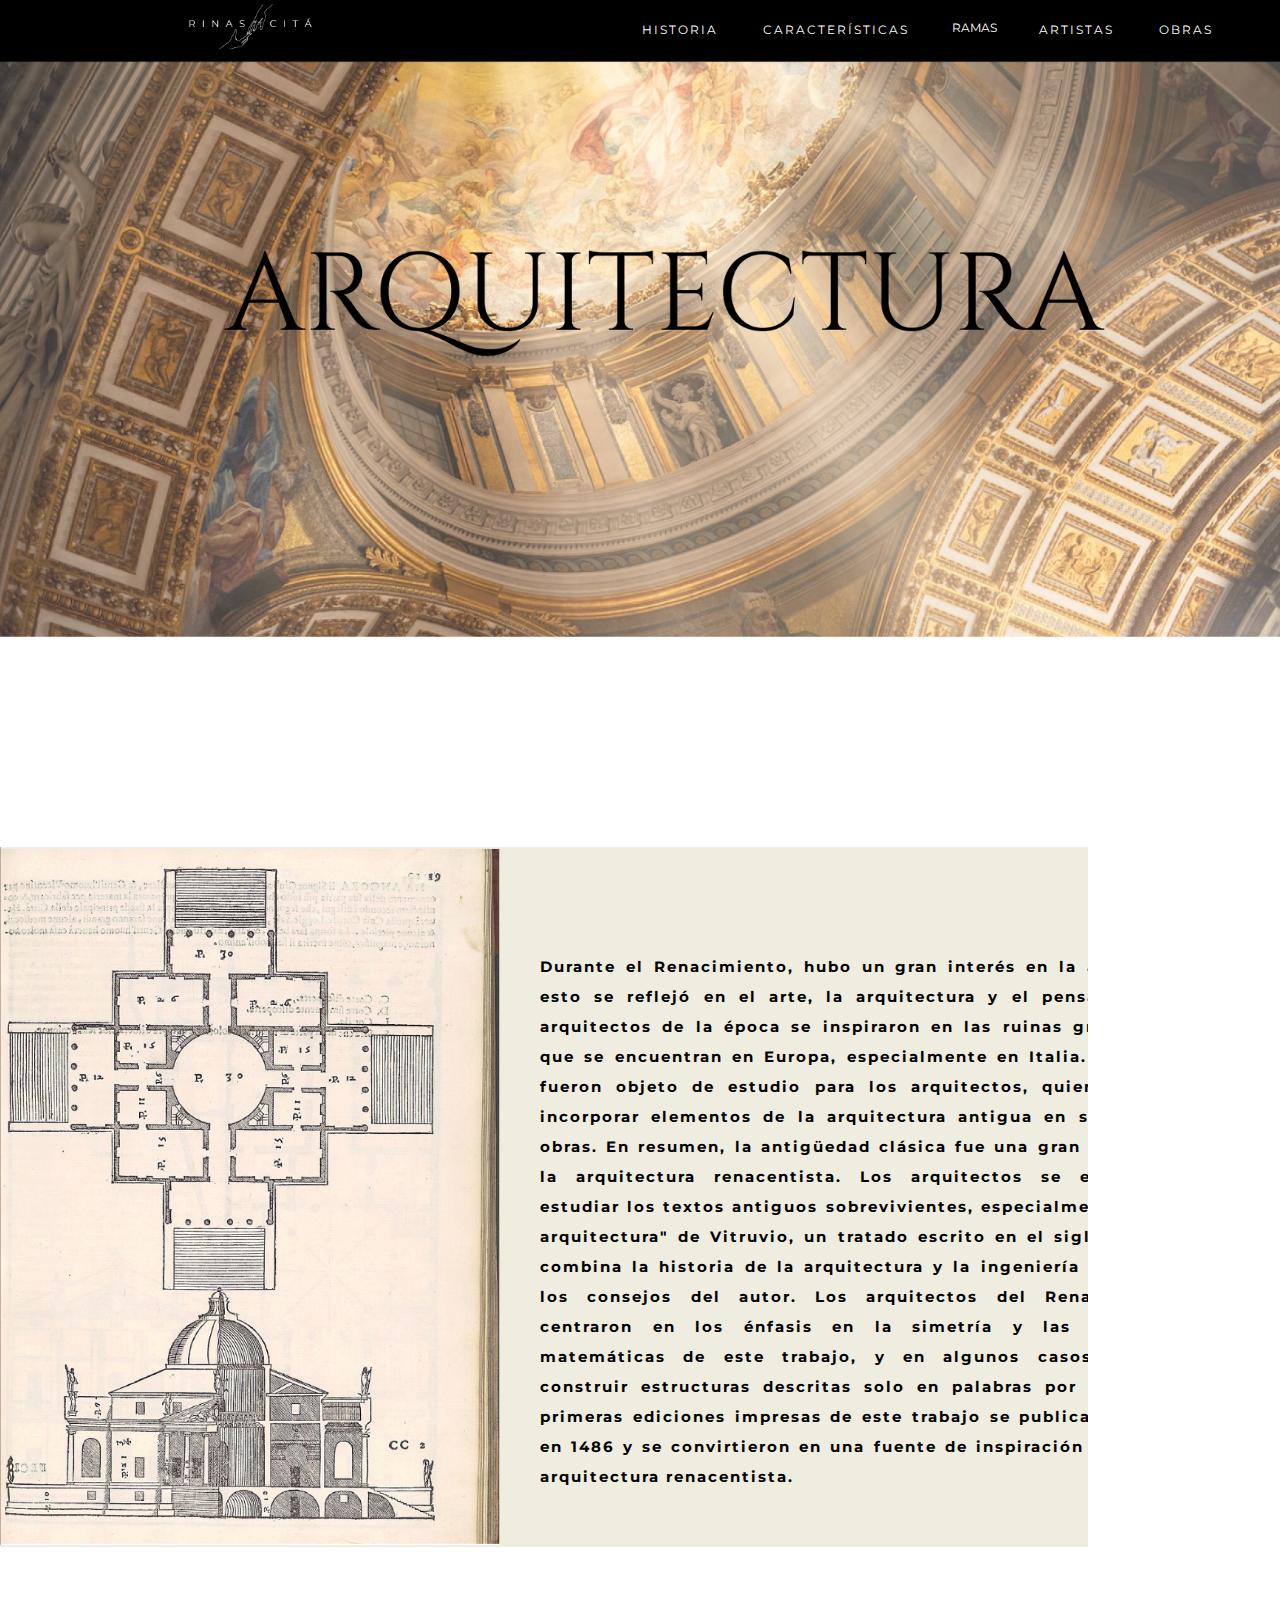
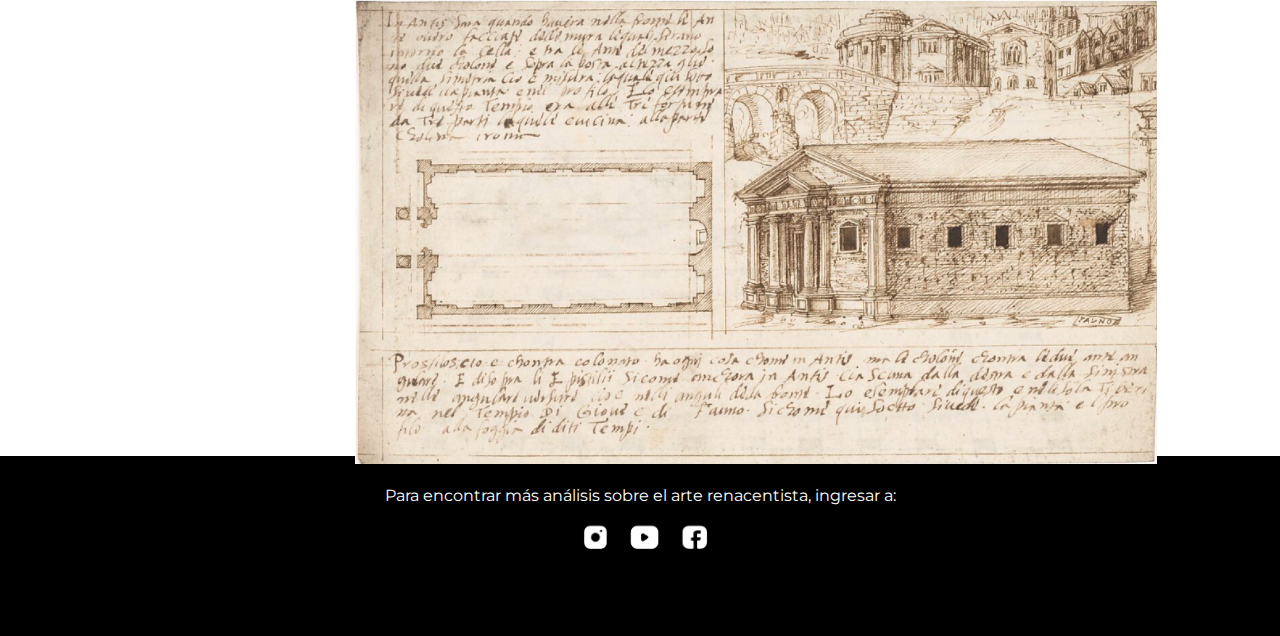
<file: Sitio/subpaginas/arquitectura.html>
<html>
    <head>
        <title>Rinascitá</title>
        <link href="css/index.css" rel="stylesheet" type="text/css"/>
        <link rel="preconnect" href="https://fonts.googleapis.com">
        <link rel="preconnect" href="https://fonts.gstatic.com" crossorigin>
        <link href="https://fonts.googleapis.com/css2?family=Alata&family=Montserrat:wght@300&display=swap" rel="stylesheet">
        <meta name="viewport"content="width=device-width, initial-scale=1.0"></meta>
        <meta charset="UTF-8">
    </head>
    <body>
        <div class="topnav" id="myTopnav">
            <a href="index.html" class="active">
                <img src="images/logo1.png" width="100px" > 
            </a>
            <a href="obras.html">OBRAS</a>
            <a href="artistas.html">ARTISTAS</a>
            <div class="dropdown">
                <button class="dropbtn">RAMAS 
                  <i class="fa fa-caret-down"></i>
                </button>
                <div class="dropdown-content">
                  <a href="escultura.html">ESCULTURA</a>
                  <a href="arquitectura.html">ARQUITECTURA</a>
                </div>
              </div> 
            <a href="caracteristicas.html">CARACTERÍSTICAS</a>
            <a href="historia.html">HISTORIA</a>
        </div>
        <div>
            <img src="images/arquitectura.png" width="100%">
        </div>
        <div class="rectarqui">
            <img src="images/image35.png">
            <p>Durante el Renacimiento, hubo un gran interés en la antigüedad y esto se reflejó en el arte, la arquitectura y el pensamiento. Los arquitectos de la época se inspiraron en las ruinas grecorromanas que se encuentran en Europa, especialmente en Italia. Estas ruinas fueron objeto de estudio para los arquitectos, quienes buscaron incorporar elementos de la arquitectura antigua en sus diseños y obras. En resumen, la antigüedad clásica fue una gran influencia en la arquitectura renacentista. Los arquitectos se enfocaron en estudiar los textos antiguos sobrevivientes, especialmente "Sobre la arquitectura" de Vitruvio, un tratado escrito en el siglo I a. C. que combina la historia de la arquitectura y la ingeniería antiguas con los consejos del autor. Los arquitectos del Renacimiento se centraron en los énfasis en la simetría y las proporciones matemáticas de este trabajo, y en algunos casos, intentaron construir estructuras descritas solo en palabras por Vitruvio. Las primeras ediciones impresas de este trabajo se publicaron en Roma en 1486 y se convirtieron en una fuente de inspiración clave para la arquitectura renacentista.</p>
        </div>
        <img class="arqui2" src="images/image36.png">
        <div class="footerarq">
            <div class="footer-itemsarq">
                <p>Para encontrar más análisis sobre el arte renacentista, ingresar a: </p> 
                <img src="images/image23.png">
            </div>
        </div>
    </body>
</html>
</file>
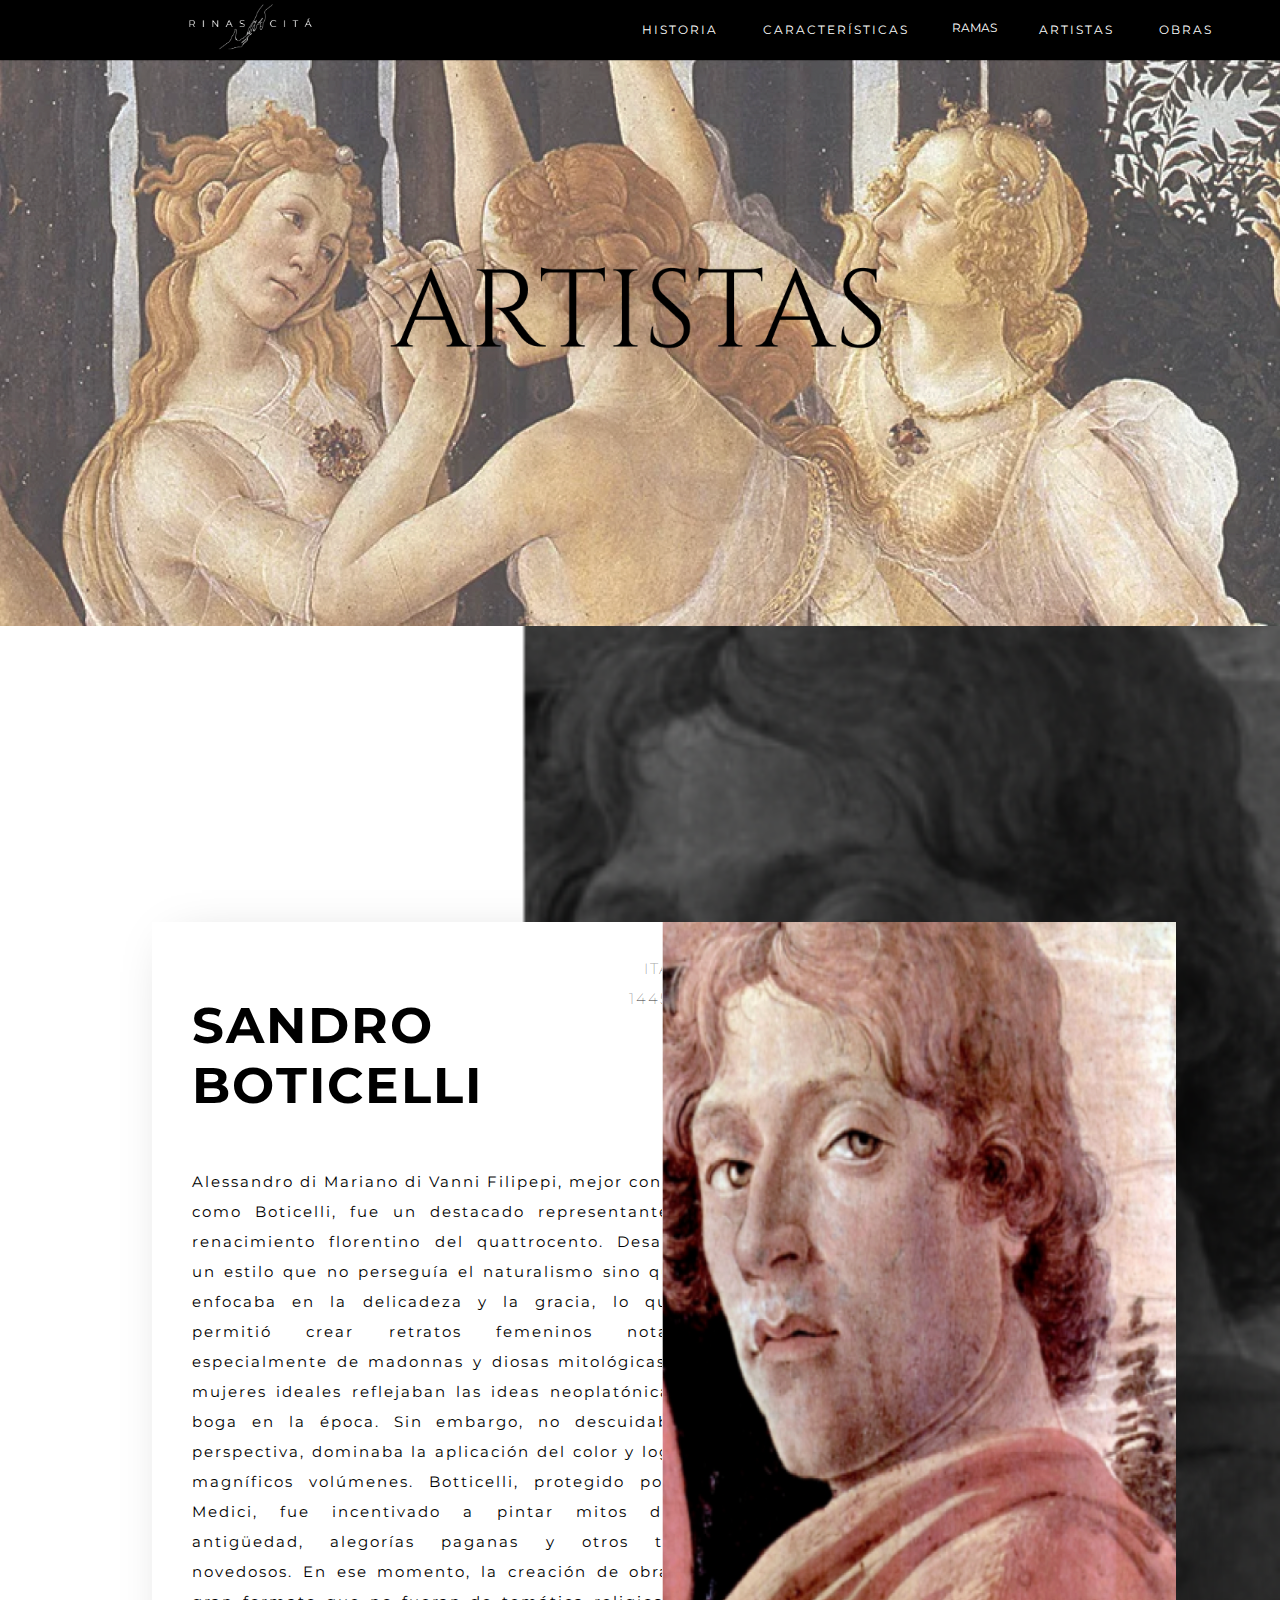
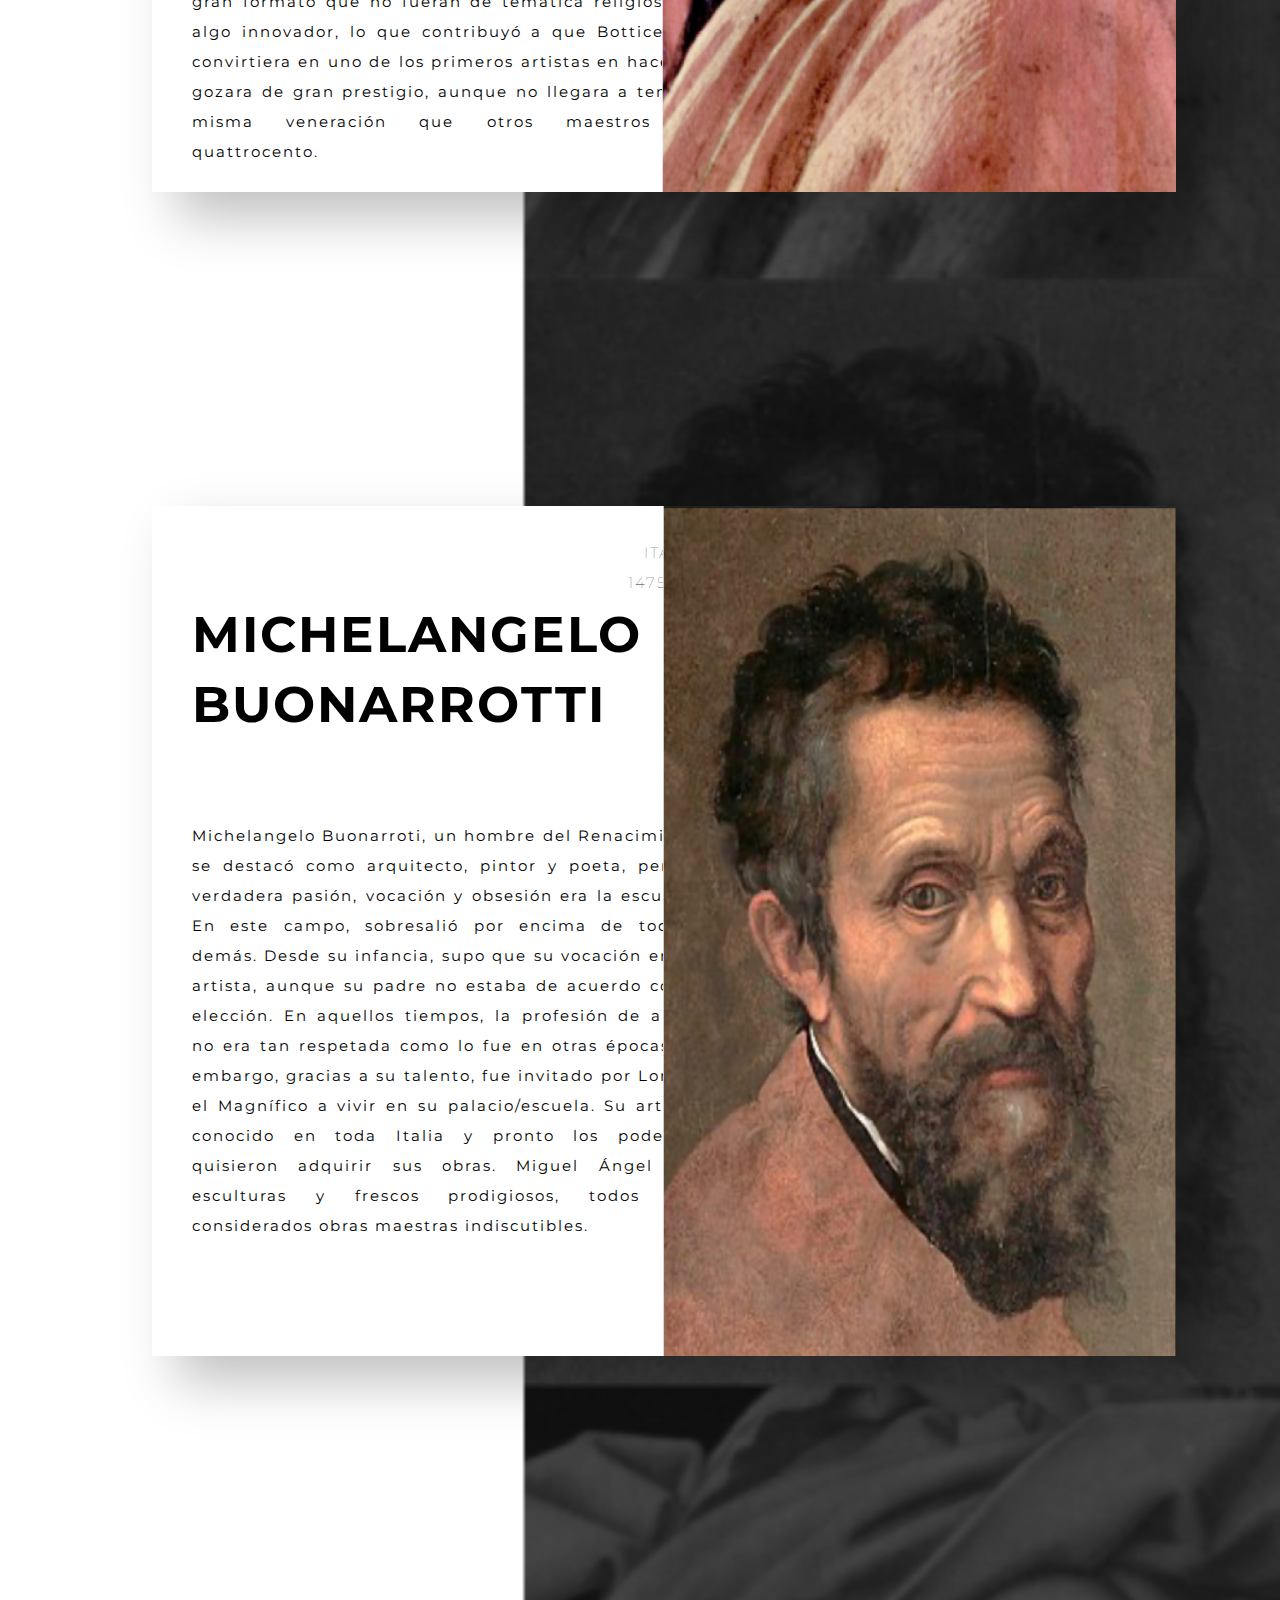
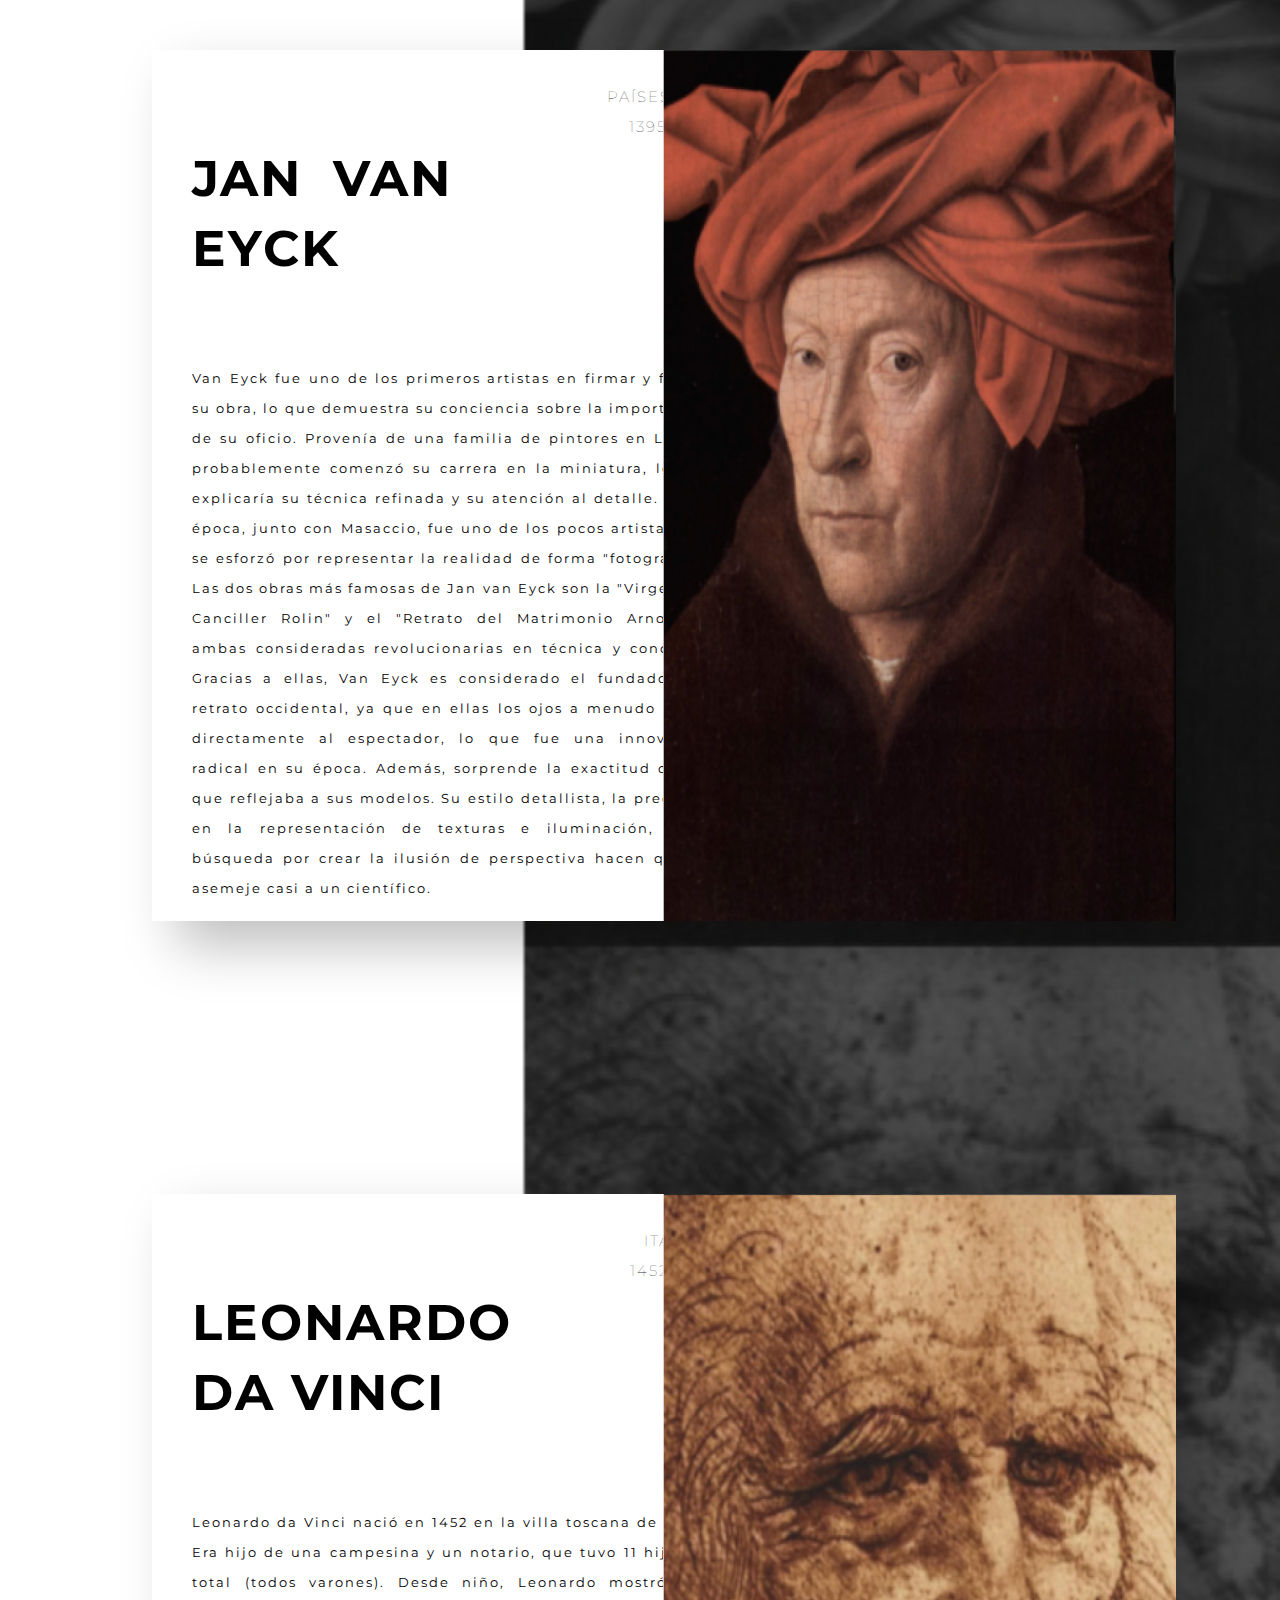
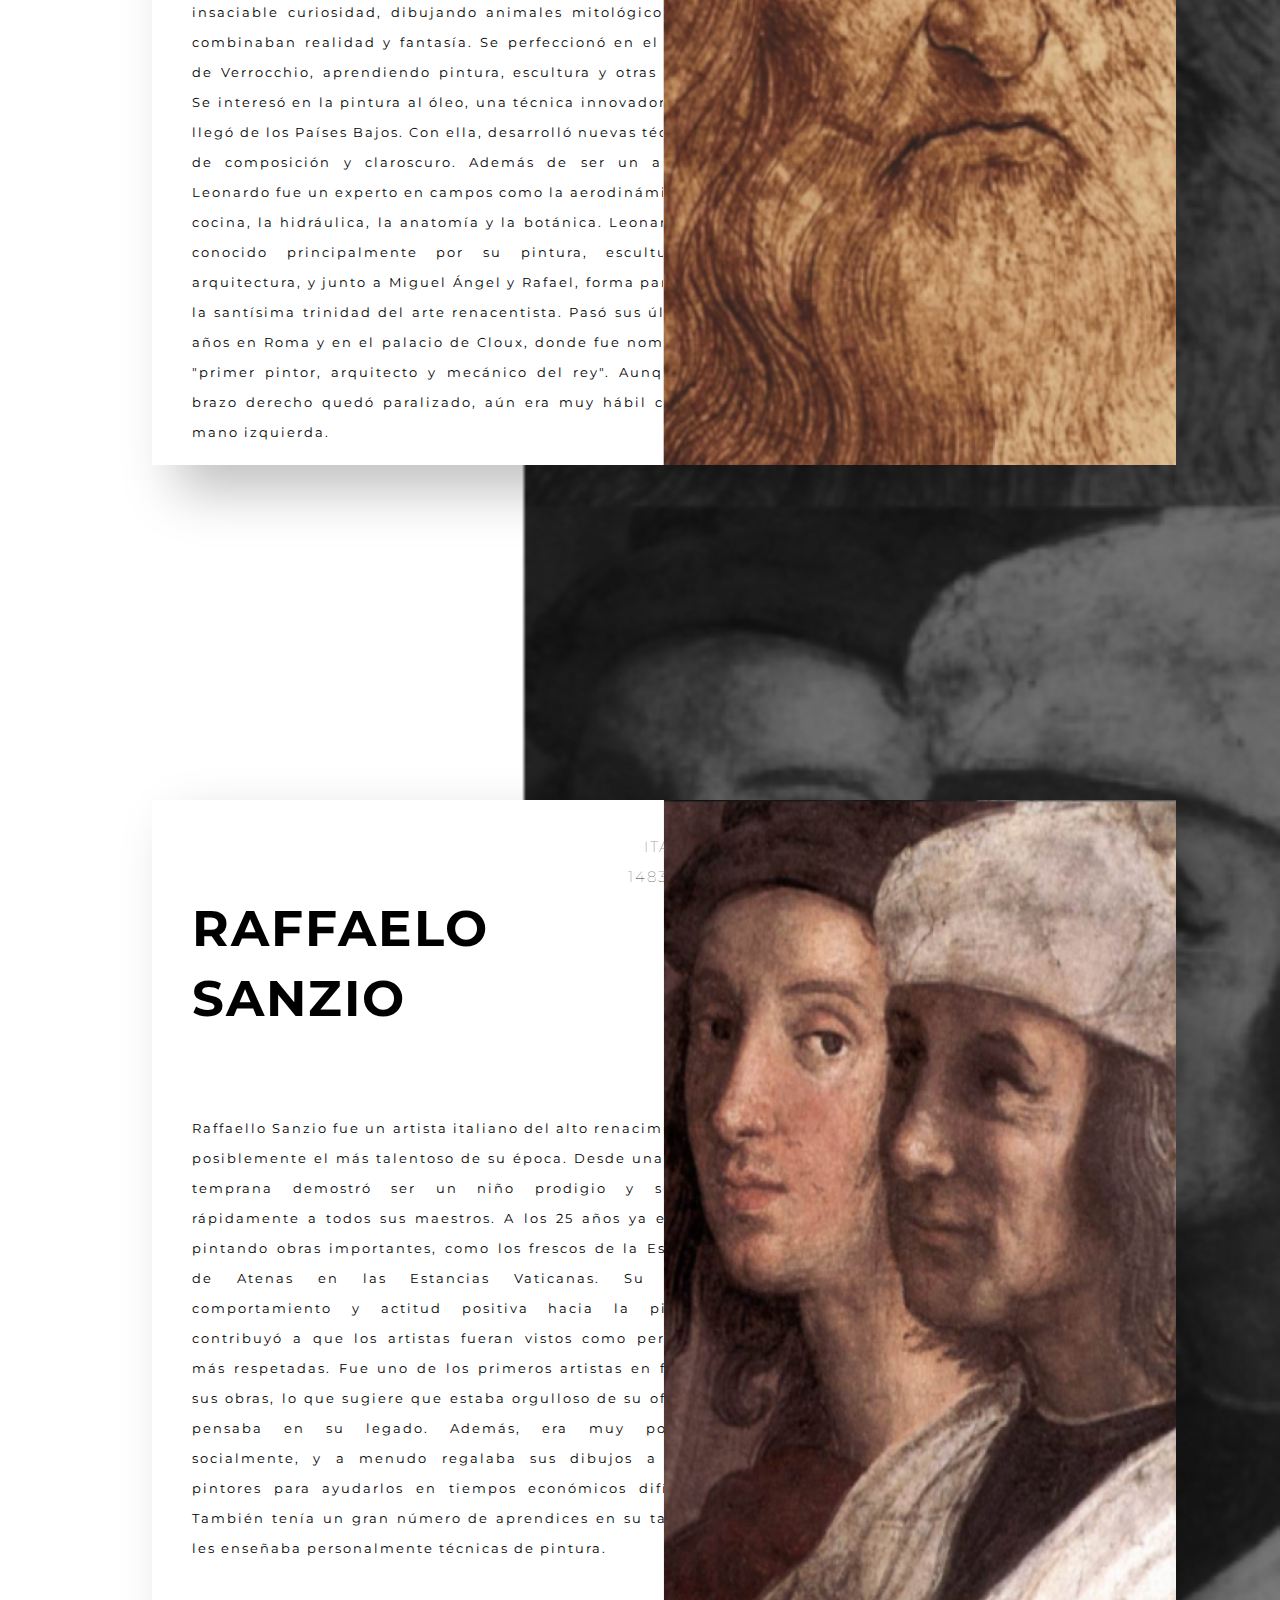
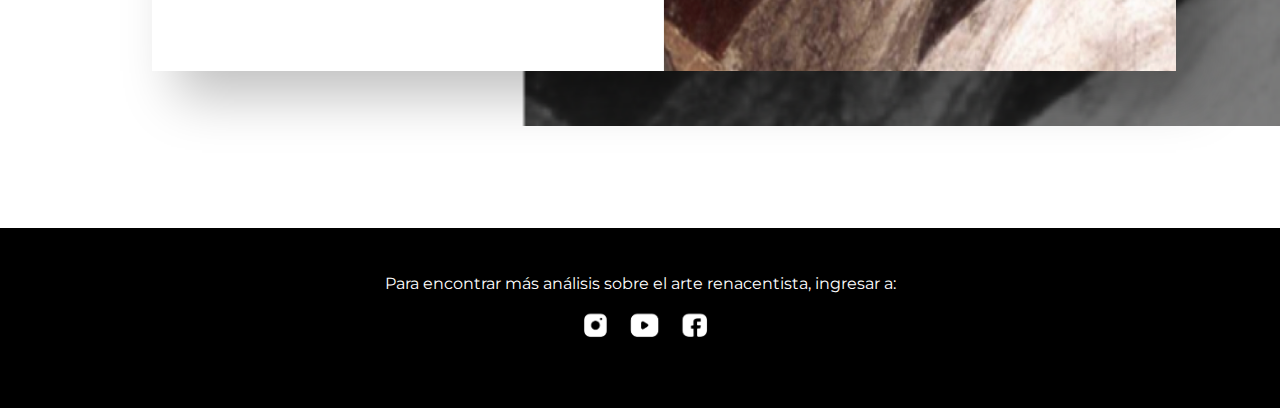
<file: Sitio/subpaginas/artistas.html>
<html>
    <head>
        <title>Rinascitá</title>
        <link href="css/index.css" rel="stylesheet" type="text/css"/>
        <link rel="preconnect" href="https://fonts.googleapis.com">
        <link rel="preconnect" href="https://fonts.gstatic.com" crossorigin>
        <link href="https://fonts.googleapis.com/css2?family=Alata&family=Montserrat:wght@300&display=swap" rel="stylesheet">
        <meta name="viewport"content="width=device-width, initial-scale=1.0"></meta>
        <meta charset="UTF-8">
    </head>
    <body>
        <div class="topnav" id="myTopnav">
            <a href="index.html" class="active">
                <img src="images/logo1.png" width="100px" > 
            </a>
            <a href="obras.html">OBRAS</a>
            <a href="artistas.html">ARTISTAS</a>
            <div class="dropdown">
                <button class="dropbtn">RAMAS 
                  <i class="fa fa-caret-down"></i>
                </button>
                <div class="dropdown-content">
                  <a href="escultura.html">ESCULTURA</a>
                  <a href="arquitectura.html">ARQUITECTURA</a>
                </div>
              </div> 
            <a href="caracteristicas.html">CARACTERÍSTICAS</a>
            <a href="historia.html">HISTORIA</a>
        </div>
        <div>
            <img src="images/artistas.png" width="100%">
        </div>
        <div class="backgroundimg">
            <img src="images/image37.png" width="100%">
        </div>
        <div class="rectanguloart1">
            <h2>  ITALIA
                1445–1510</h2>
            <h1>SANDRO 
                BOTICELLI</h1>
            <p>Alessandro di Mariano di Vanni Filipepi, mejor conocido como Boticelli, fue un destacado representante del renacimiento florentino del quattrocento. Desarrolló un estilo que no perseguía el naturalismo sino que se enfocaba en la delicadeza y la gracia, lo que le permitió crear retratos femeninos notables, especialmente de madonnas y diosas mitológicas. Sus mujeres ideales reflejaban las ideas neoplatónicas en boga en la época. Sin embargo, no descuidaba la perspectiva, dominaba la aplicación del color y lograba magníficos volúmenes. Botticelli, protegido por los Medici, fue incentivado a pintar mitos de la antigüedad, alegorías paganas y otros temas novedosos. En ese momento, la creación de obras de gran formato que no fueran de temática religiosa era algo innovador, lo que contribuyó a que Botticelli se convirtiera en uno de los primeros artistas en hacerlo y gozara de gran prestigio, aunque no llegara a tener la misma veneración que otros maestros del quattrocento.</P>
            <img src="images/image44.png">
        </div>
        <div class="rectanguloart2">
            <h2>  ITALIA
                1475–1564</h2>
            <h1>MICHELANGELO
                BUONARROTTI</h1>
            <p>Michelangelo Buonarroti, un hombre del Renacimiento, se destacó como arquitecto, pintor y poeta, pero su verdadera pasión, vocación y obsesión era la escultura. En este campo, sobresalió por encima de todo lo demás. Desde su infancia, supo que su vocación era ser artista, aunque su padre no estaba de acuerdo con su elección. En aquellos tiempos, la profesión de artista no era tan respetada como lo fue en otras épocas. Sin embargo, gracias a su talento, fue invitado por Lorenzo el Magnífico a vivir en su palacio/escuela. Su arte era conocido en toda Italia y pronto los poderosos quisieron adquirir sus obras. Miguel Ángel creó esculturas y frescos prodigiosos, todos ellos considerados obras maestras indiscutibles.</p>
            <img src="images/image41.png">
        </div>
        <div class="rectanguloart3">
            <h2>  PAÍSES BAJOS
                1395–1441</h2>
            <h1>JAN 
                VAN EYCK </h1>
            <p>Van Eyck fue uno de los primeros artistas en firmar y fechar su obra, lo que demuestra su conciencia sobre la importancia de su oficio. Provenía de una familia de pintores en Lieja y probablemente comenzó su carrera en la miniatura, lo que explicaría su técnica refinada y su atención al detalle. En su época, junto con Masaccio, fue uno de los pocos artistas que se esforzó por representar la realidad de forma "fotográfica". Las dos obras más famosas de Jan van Eyck son la "Virgen del Canciller Rolin" y el "Retrato del Matrimonio Arnolfini", ambas consideradas revolucionarias en técnica y concepto. Gracias a ellas, Van Eyck es considerado el fundador del retrato occidental, ya que en ellas los ojos a menudo miran directamente al espectador, lo que fue una innovación radical en su época. Además, sorprende la exactitud con la que reflejaba a sus modelos. Su estilo detallista, la precisión en la representación de texturas e iluminación, y su búsqueda por crear la ilusión de perspectiva hacen que se asemeje casi a un científico.</p>
            <img src="images/image40.png">
        </div>
        <div class="rectanguloart4">
            <h2> ITALIA
                1452–1519</h2>
            <h1>LEONARDO
                DA VINCI </h1>
            <p>Leonardo da Vinci nació en 1452 en la villa toscana de Vinci. Era hijo de una campesina y un notario, que tuvo 11 hijos en total (todos varones). Desde niño, Leonardo mostró una insaciable curiosidad, dibujando animales mitológicos que combinaban realidad y fantasía. Se perfeccionó en el taller de Verrocchio, aprendiendo pintura, escultura y otras artes. Se interesó en la pintura al óleo, una técnica innovadora que llegó de los Países Bajos. Con ella, desarrolló nuevas técnicas de composición y claroscuro. Además de ser un artista, Leonardo fue un experto en campos como la aerodinámica, la cocina, la hidráulica, la anatomía y la botánica. Leonardo es conocido principalmente por su pintura, escultura y arquitectura, y junto a Miguel Ángel y Rafael, forma parte de la santísima trinidad del arte renacentista. Pasó sus últimos años en Roma y en el palacio de Cloux, donde fue nombrado "primer pintor, arquitecto y mecánico del rey". Aunque su brazo derecho quedó paralizado, aún era muy hábil con su mano izquierda.</p>
            <img src="images/image39.png">
        </div>
        <div class="rectanguloart5">
            <h2> ITALIA
                1483–1520</h2>
            <h1>RAFFAELO
                SANZIO</h1>
            <p>Raffaello Sanzio fue un artista italiano del alto renacimiento, posiblemente el más talentoso de su época. Desde una edad temprana demostró ser un niño prodigio y superó rápidamente a todos sus maestros. A los 25 años ya estaba pintando obras importantes, como los frescos de la Escuela de Atenas en las Estancias Vaticanas.
                Su buen comportamiento y actitud positiva hacia la pintura contribuyó a que los artistas fueran vistos como personas más respetadas. Fue uno de los primeros artistas en firmar sus obras, lo que sugiere que estaba orgulloso de su oficio y pensaba en su legado. Además, era muy popular socialmente, y a menudo regalaba sus dibujos a otros pintores para ayudarlos en tiempos económicos difíciles. También tenía un gran número de aprendices en su taller y les enseñaba personalmente técnicas de pintura.</p>
            <img src="images/image38.png">
        </div>
        <div class="footerart">
            <div class="footer-itemsart">
                <p>Para encontrar más análisis sobre el arte renacentista, ingresar a: </p> 
                <img src="images/image23.png">
            </div>
        </div>
    </body>
</html>
</file>
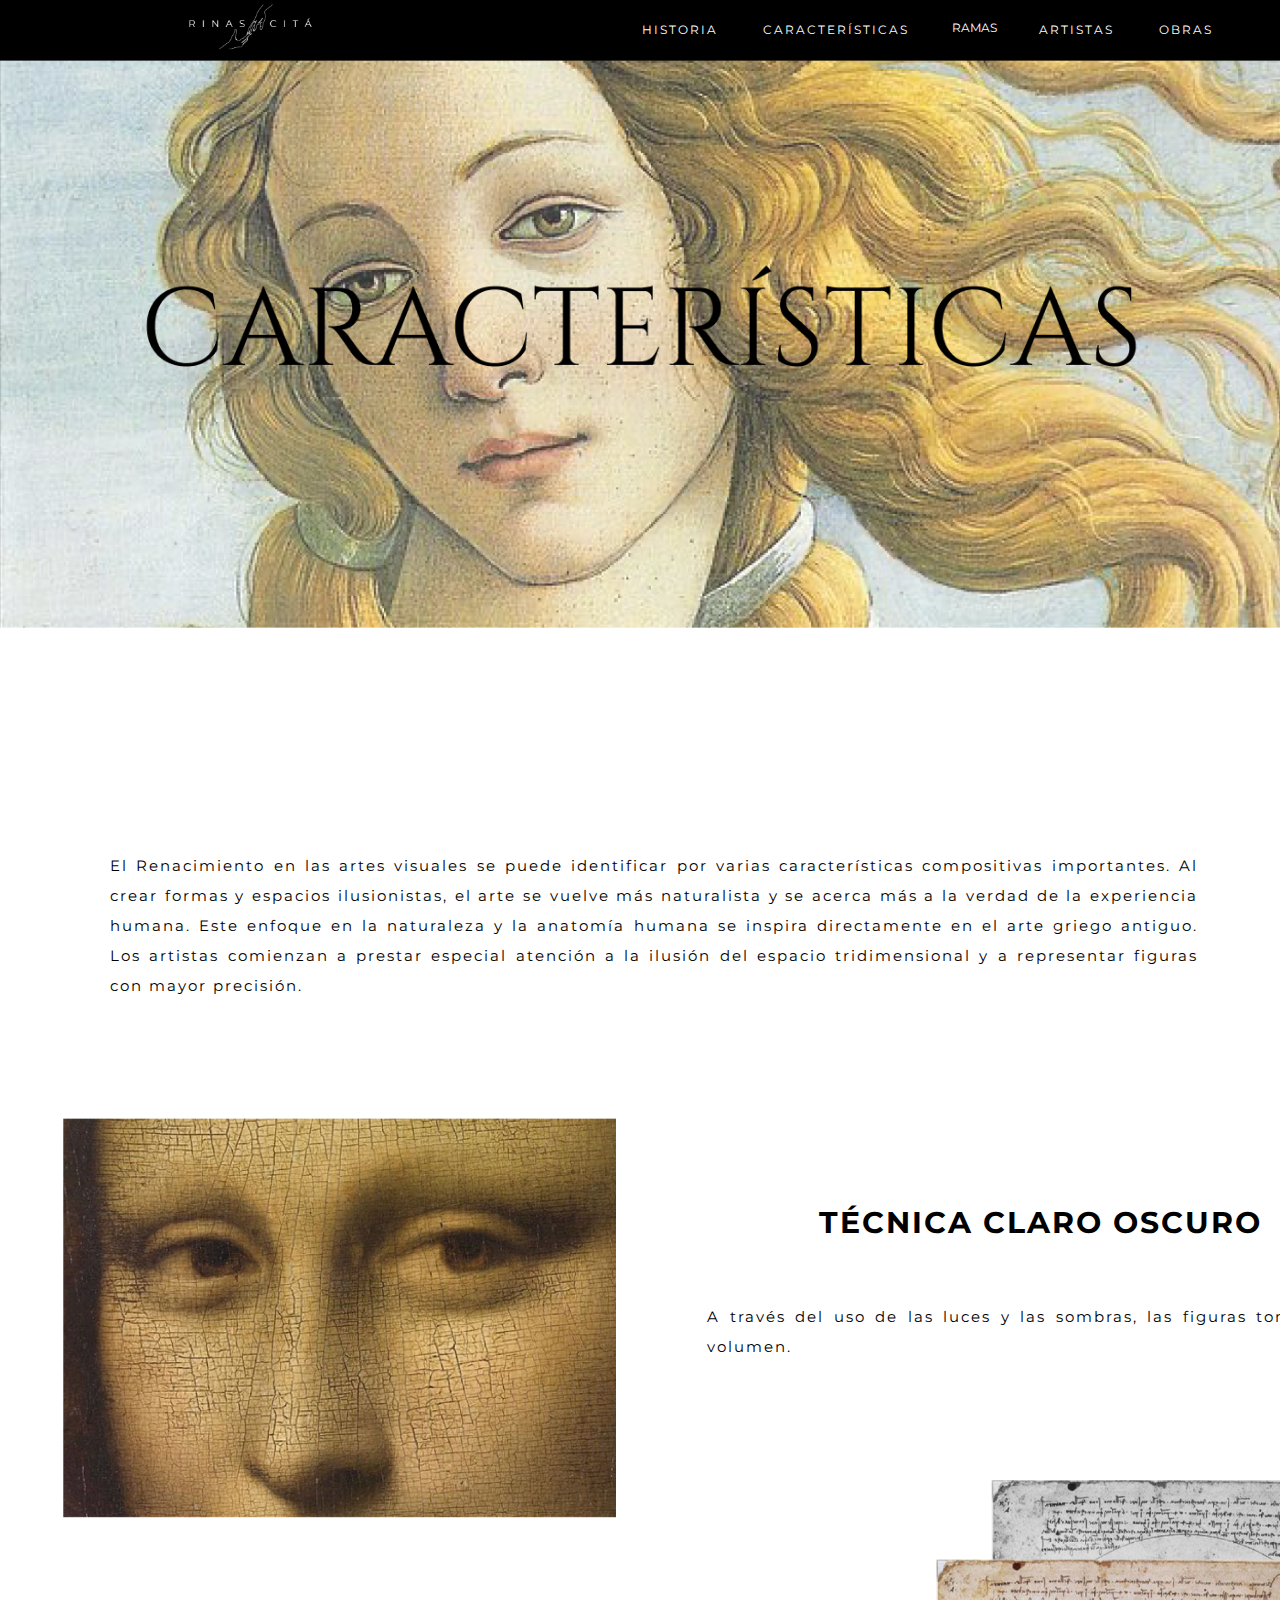
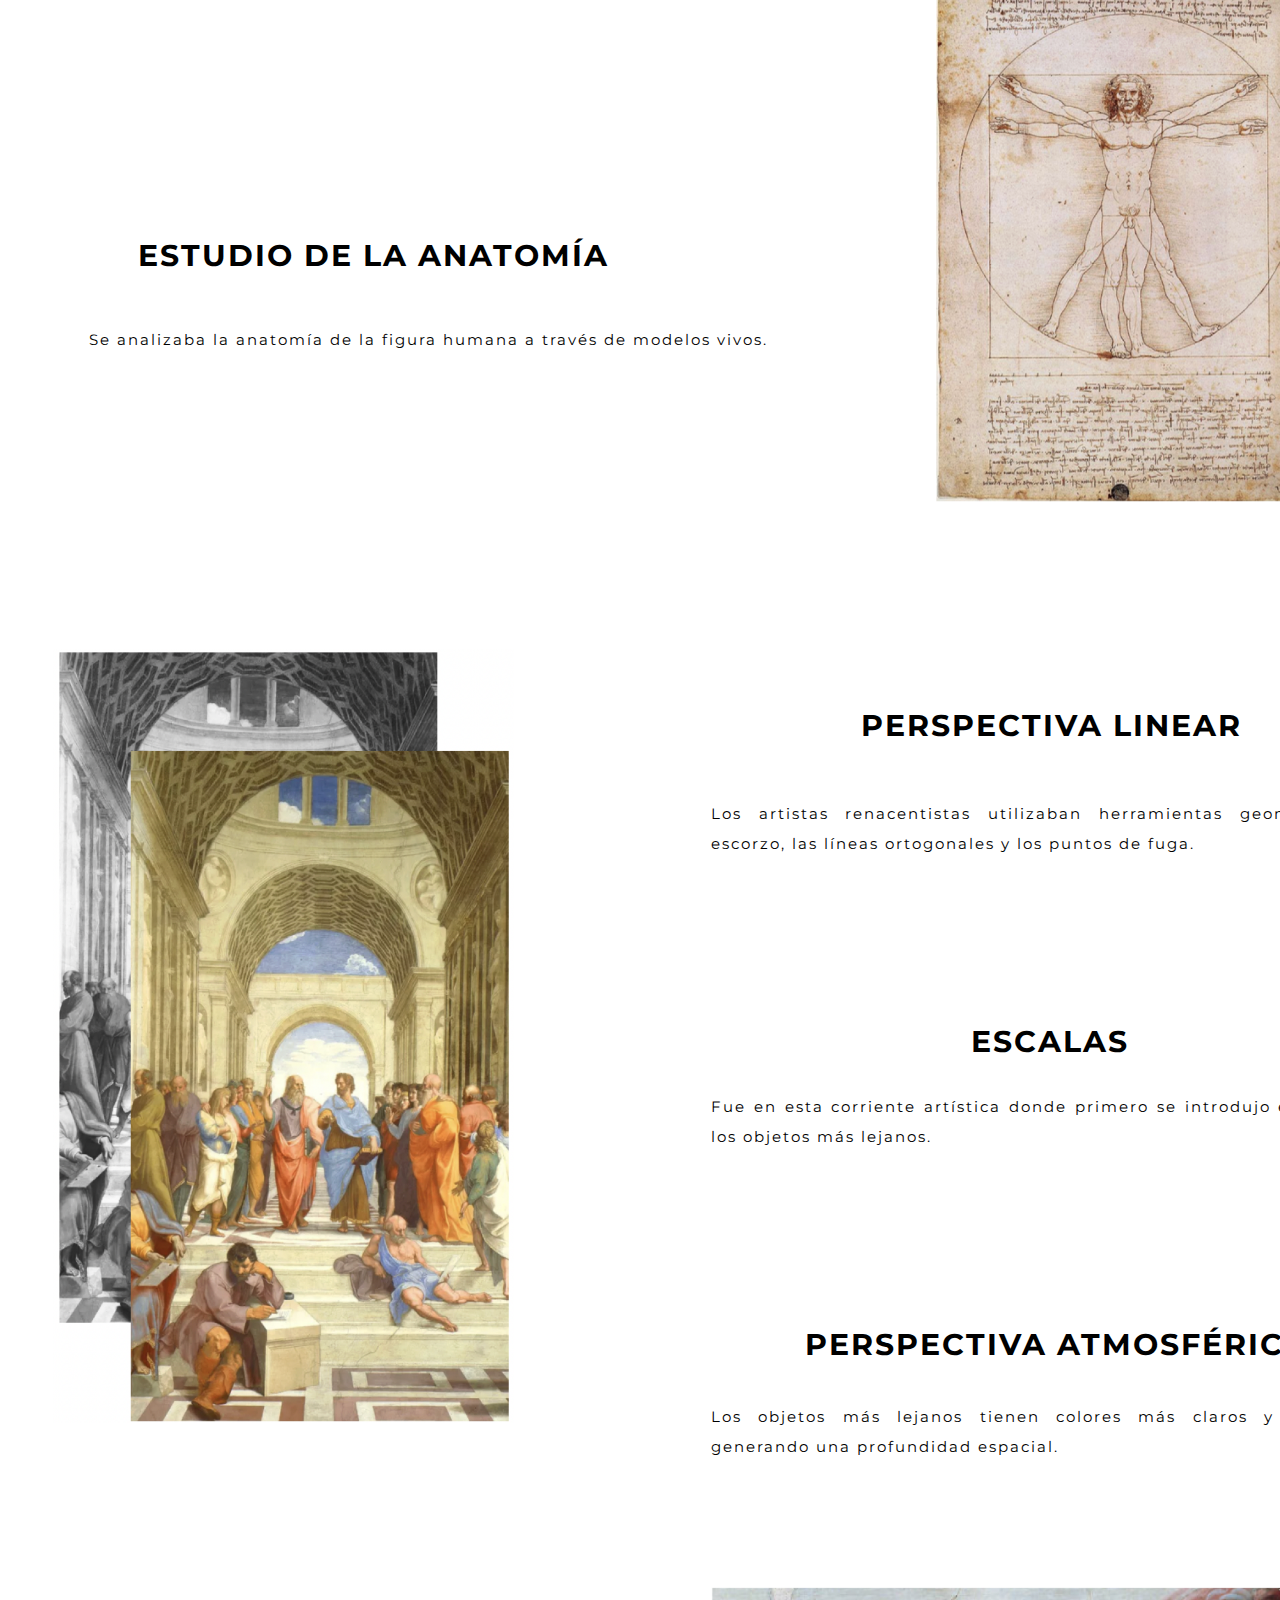
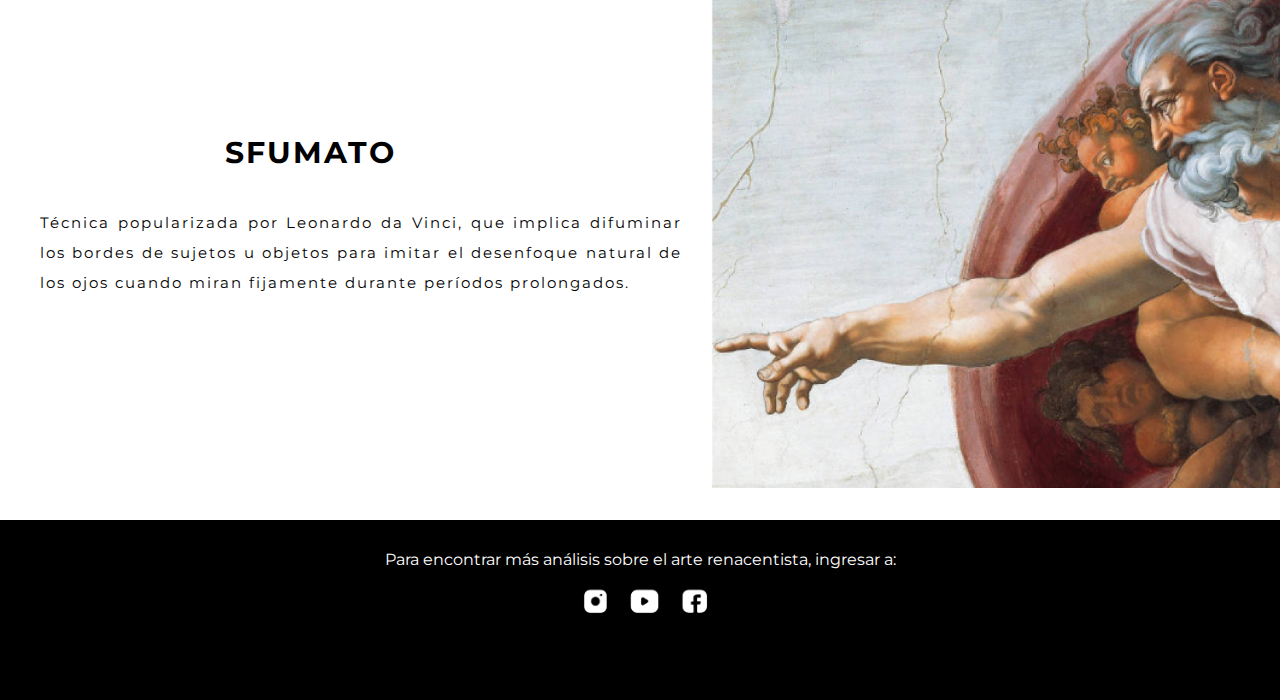
<file: Sitio/subpaginas/caracteristicas.html>
<html>
    <head>
        <title>Rinascitá</title>
        <link href="css/index.css" rel="stylesheet" type="text/css"/>
        <link rel="preconnect" href="https://fonts.googleapis.com">
        <link rel="preconnect" href="https://fonts.gstatic.com" crossorigin>
        <link href="https://fonts.googleapis.com/css2?family=Alata&family=Montserrat:wght@300&display=swap" rel="stylesheet">
        <meta name="viewport"content="width=device-width, initial-scale=1.0"></meta>
        <meta charset="UTF-8">
    </head>
    <body>
        <div class="topnav" id="myTopnav">
            <a href="index.html" class="active">
                <img src="images/logo1.png" width="100px" > 
            </a>
            <a href="obras.html">OBRAS</a>
            <a href="artistas.html">ARTISTAS</a>
            <div class="dropdown">
                <button class="dropbtn">RAMAS 
                  <i class="fa fa-caret-down"></i>
                </button>
                <div class="dropdown-content">
                  <a href="escultura.html">ESCULTURA</a>
                  <a href="arquitectura.html">ARQUITECTURA</a>
                </div>
              </div> 
            <a href="caracteristicas.html">CARACTERÍSTICAS</a>
            <a href="historia.html">HISTORIA</a>
        </div>
        <div>
            <img src="images/caracteristicas.png" width="100%">
        </div>
        <p class="primerpcarac">El Renacimiento en las artes visuales se puede identificar por varias características compositivas importantes. Al crear formas y espacios ilusionistas, el arte se vuelve más naturalista y se acerca más a la verdad de la experiencia humana. Este enfoque en la naturaleza y la anatomía humana se inspira directamente en el arte griego antiguo. Los artistas comienzan a prestar especial atención a la ilusión del espacio tridimensional y a representar figuras con mayor precisión.</p>
        <div class="img1carac">
            <img src="images/image28.png">
        </div>
        <div class="tecnicaclo">
            <h2>TÉCNICA CLARO OSCURO</h2>
            <p>A través del uso de las luces y las sombras, las figuras toman masa y volumen.</p>
        </div>
        <div class="img2carac">
            <img src="images/image29.png">
        </div>
        <div class="anatomia">
            <h2>ESTUDIO DE LA ANATOMÍA</h2>
            <p>Se analizaba la anatomía de la figura humana a través de modelos vivos.</p>
        </div>
        <div class="img3carac">
            <img src="images/image30.png">
        </div>
        <div class="pl">
            <h2>PERSPECTIVA LINEAR</h2>
            <p>Los artistas renacentistas utilizaban herramientas geométricas como el escorzo, las líneas ortogonales y los puntos de fuga.</p>
        </div>
        <div class="escalas">
            <h2>ESCALAS</h2>
            <p>Fue en esta corriente artística donde primero se introdujo el uso de achicar los objetos más lejanos.</p>
        </div>
        <div class="pa">
            <h2>PERSPECTIVA ATMOSFÉRICA</h2>
            <p>Los objetos más lejanos tienen colores más claros y menos intensos generando una profundidad espacial.</p>
        </div>
        <div class="img4carac">
            <img src="images/image31.png">
        </div>
        <div class="sfumato">
            <h2>SFUMATO</h2>
            <p>Técnica popularizada por Leonardo da Vinci, que implica difuminar los bordes de sujetos u objetos para imitar el desenfoque natural de los ojos cuando miran fijamente durante períodos prolongados.</p>
        </div>
        <br>
        <br>
        <br>
        <br>
        <div class="footercarac">
            <div class="footer-itemscarac">
                <p>Para encontrar más análisis sobre el arte renacentista, ingresar a: </p> 
                <img src="images/image23.png">
            </div>
        </div>
    </body>
</html>
</file>
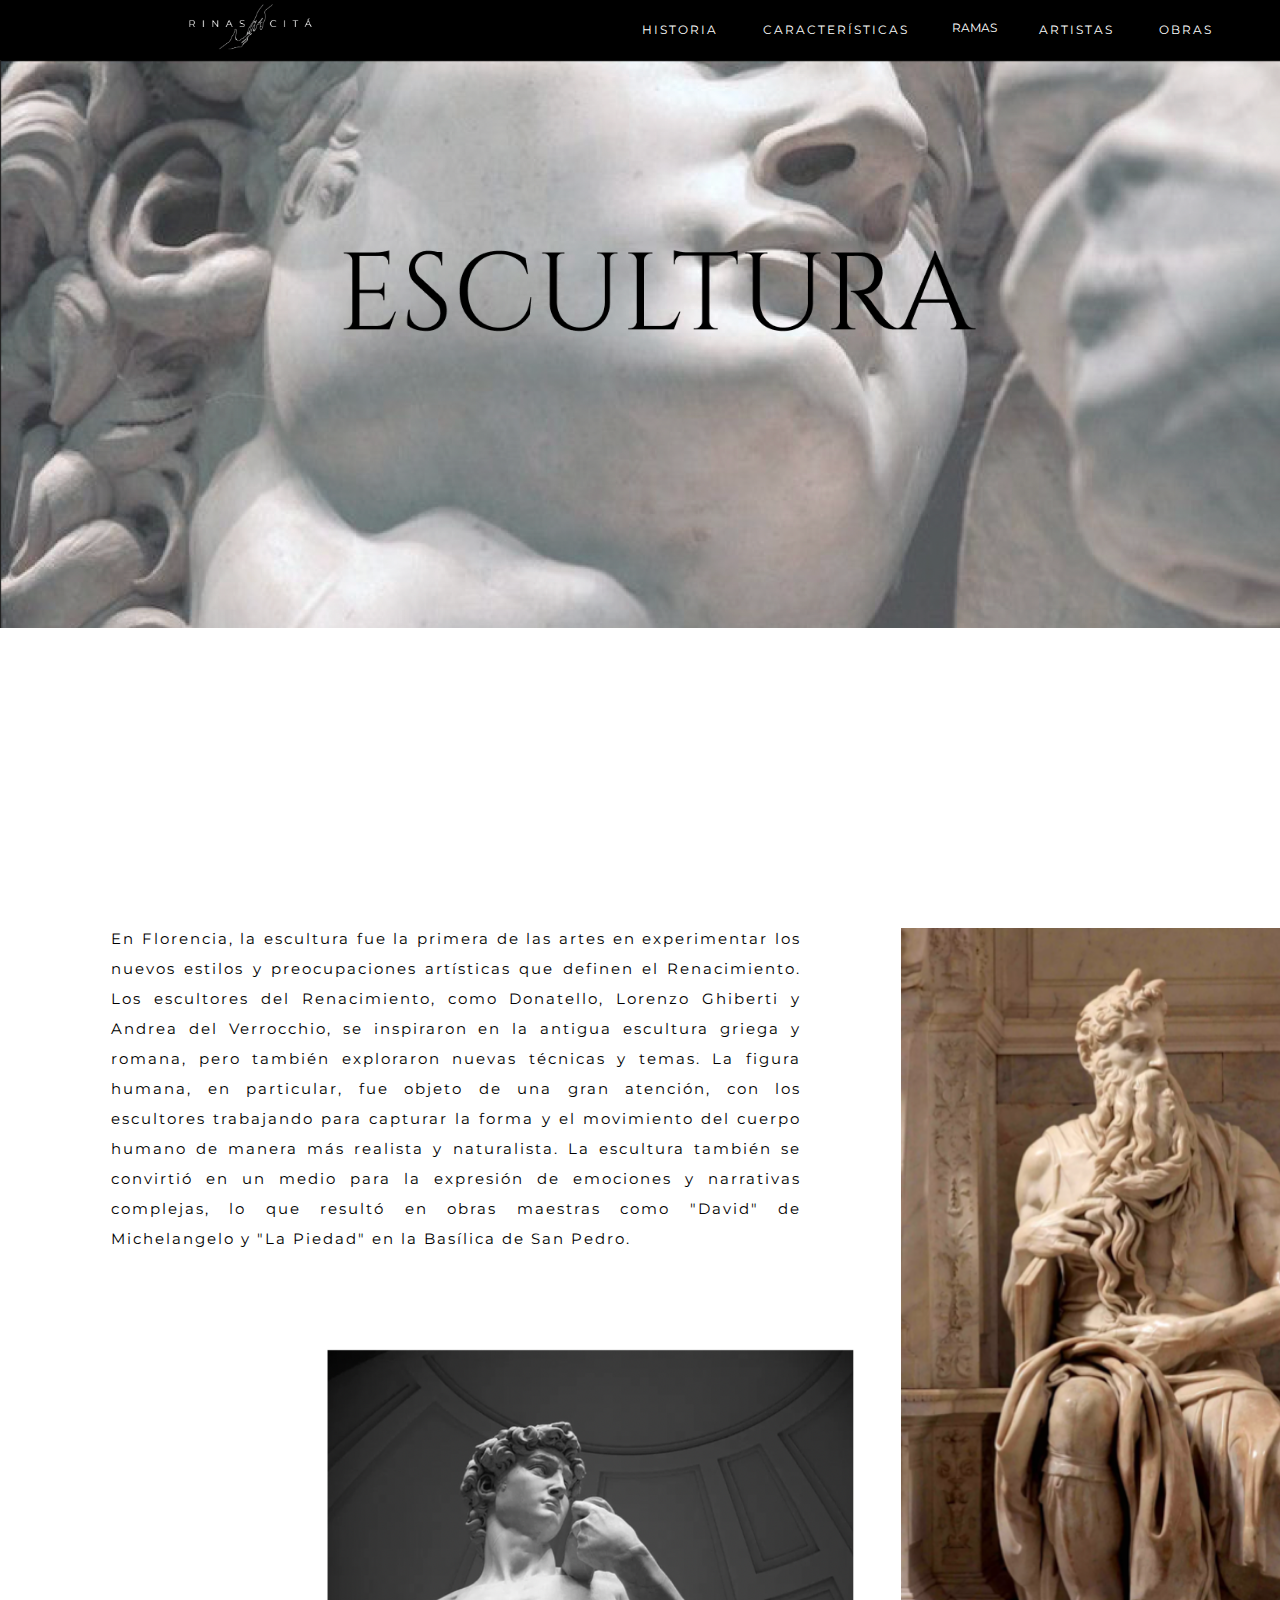
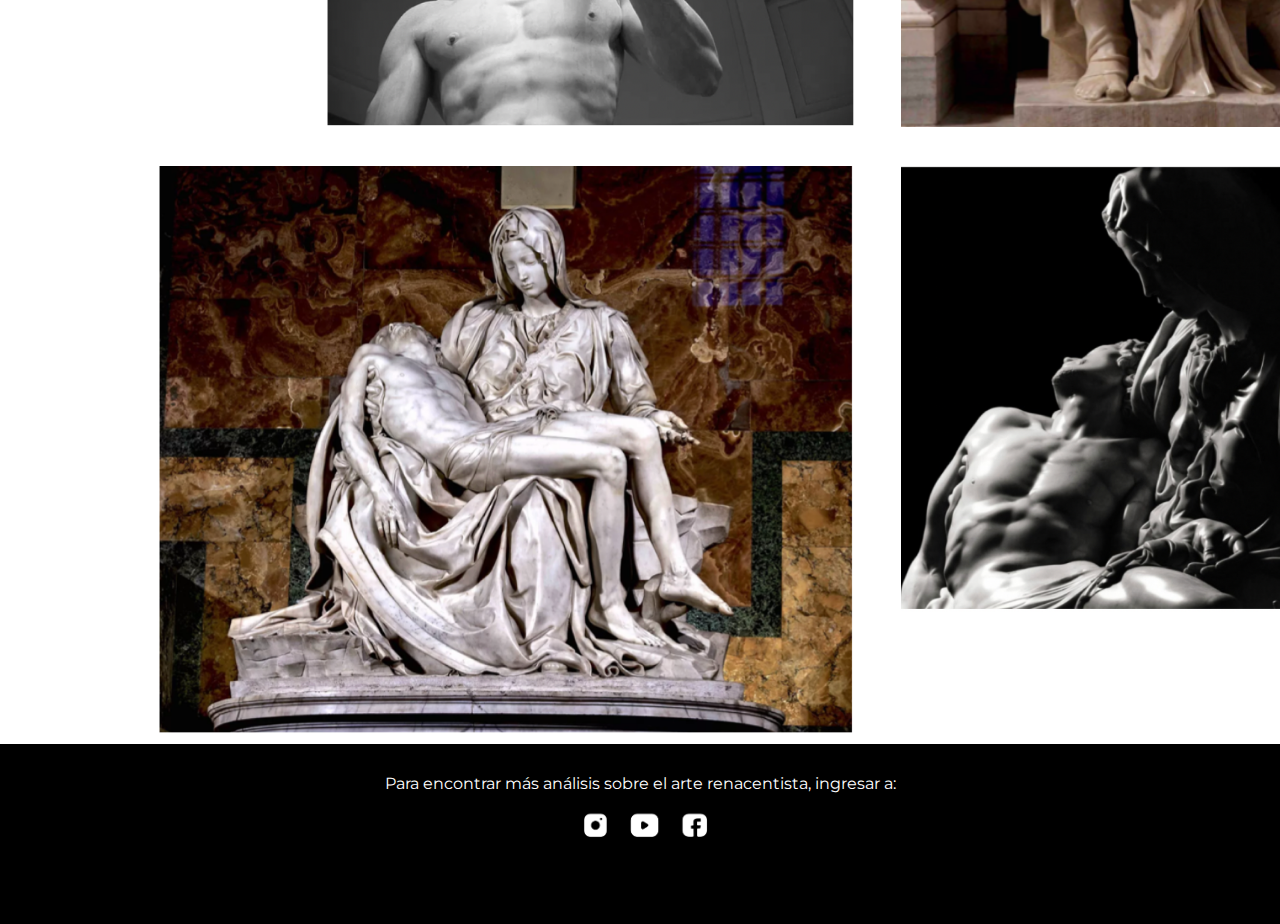
<file: Sitio/subpaginas/escultura.html>
<html>
    <head>
        <title>Rinascitá</title>
        <link href="css/index.css" rel="stylesheet" type="text/css"/>
        <link rel="preconnect" href="https://fonts.googleapis.com">
        <link rel="preconnect" href="https://fonts.gstatic.com" crossorigin>
        <link href="https://fonts.googleapis.com/css2?family=Alata&family=Montserrat:wght@300&display=swap" rel="stylesheet">
        <meta name="viewport"content="width=device-width, initial-scale=1.0"></meta>
        <meta charset="UTF-8">
    </head>
    <body>
        <div class="topnav" id="myTopnav">
            <a href="index.html" class="active">
                <img src="images/logo1.png" width="100px" > 
            </a>
            <a href="obras.html">OBRAS</a>
            <a href="artistas.html">ARTISTAS</a>
            <div class="dropdown">
                <button class="dropbtn">RAMAS 
                  <i class="fa fa-caret-down"></i>
                </button>
                <div class="dropdown-content">
                  <a href="escultura.html">ESCULTURA</a>
                  <a href="arquitectura.html">ARQUITECTURA</a>
                </div>
              </div> 
            <a href="caracteristicas.html">CARACTERÍSTICAS</a>
            <a href="historia.html">HISTORIA</a>
        </div>
        <div>
            <img src="images/escultura.png" width="100%">
        </div>
        <p class="escu">En Florencia, la escultura fue la primera de las artes en experimentar los nuevos estilos y preocupaciones artísticas que definen el Renacimiento. Los escultores del Renacimiento, como Donatello, Lorenzo Ghiberti y Andrea del Verrocchio, se inspiraron en la antigua escultura griega y romana, pero también exploraron nuevas técnicas y temas. La figura humana, en particular, fue objeto de una gran atención, con los escultores trabajando para capturar la forma y el movimiento del cuerpo humano de manera más realista y naturalista. La escultura también se convirtió en un medio para la expresión de emociones y narrativas complejas, lo que resultó en obras maestras como "David" de Michelangelo y "La Piedad" en la Basílica de San Pedro.</p>
        <img class="esc1" src="images/image32.png">
        <img class="esc2" src="images/image33.png">
        <img class="esc3" src="images/image34.png">
        <img class="esc4" src="images/image6.png">
        <div class="footeresc">
            <div class="footer-itemsesc">
                <p>Para encontrar más análisis sobre el arte renacentista, ingresar a: </p> 
                <img src="images/image23.png">
            </div>
        </div>
    </body>
</html>
</file>
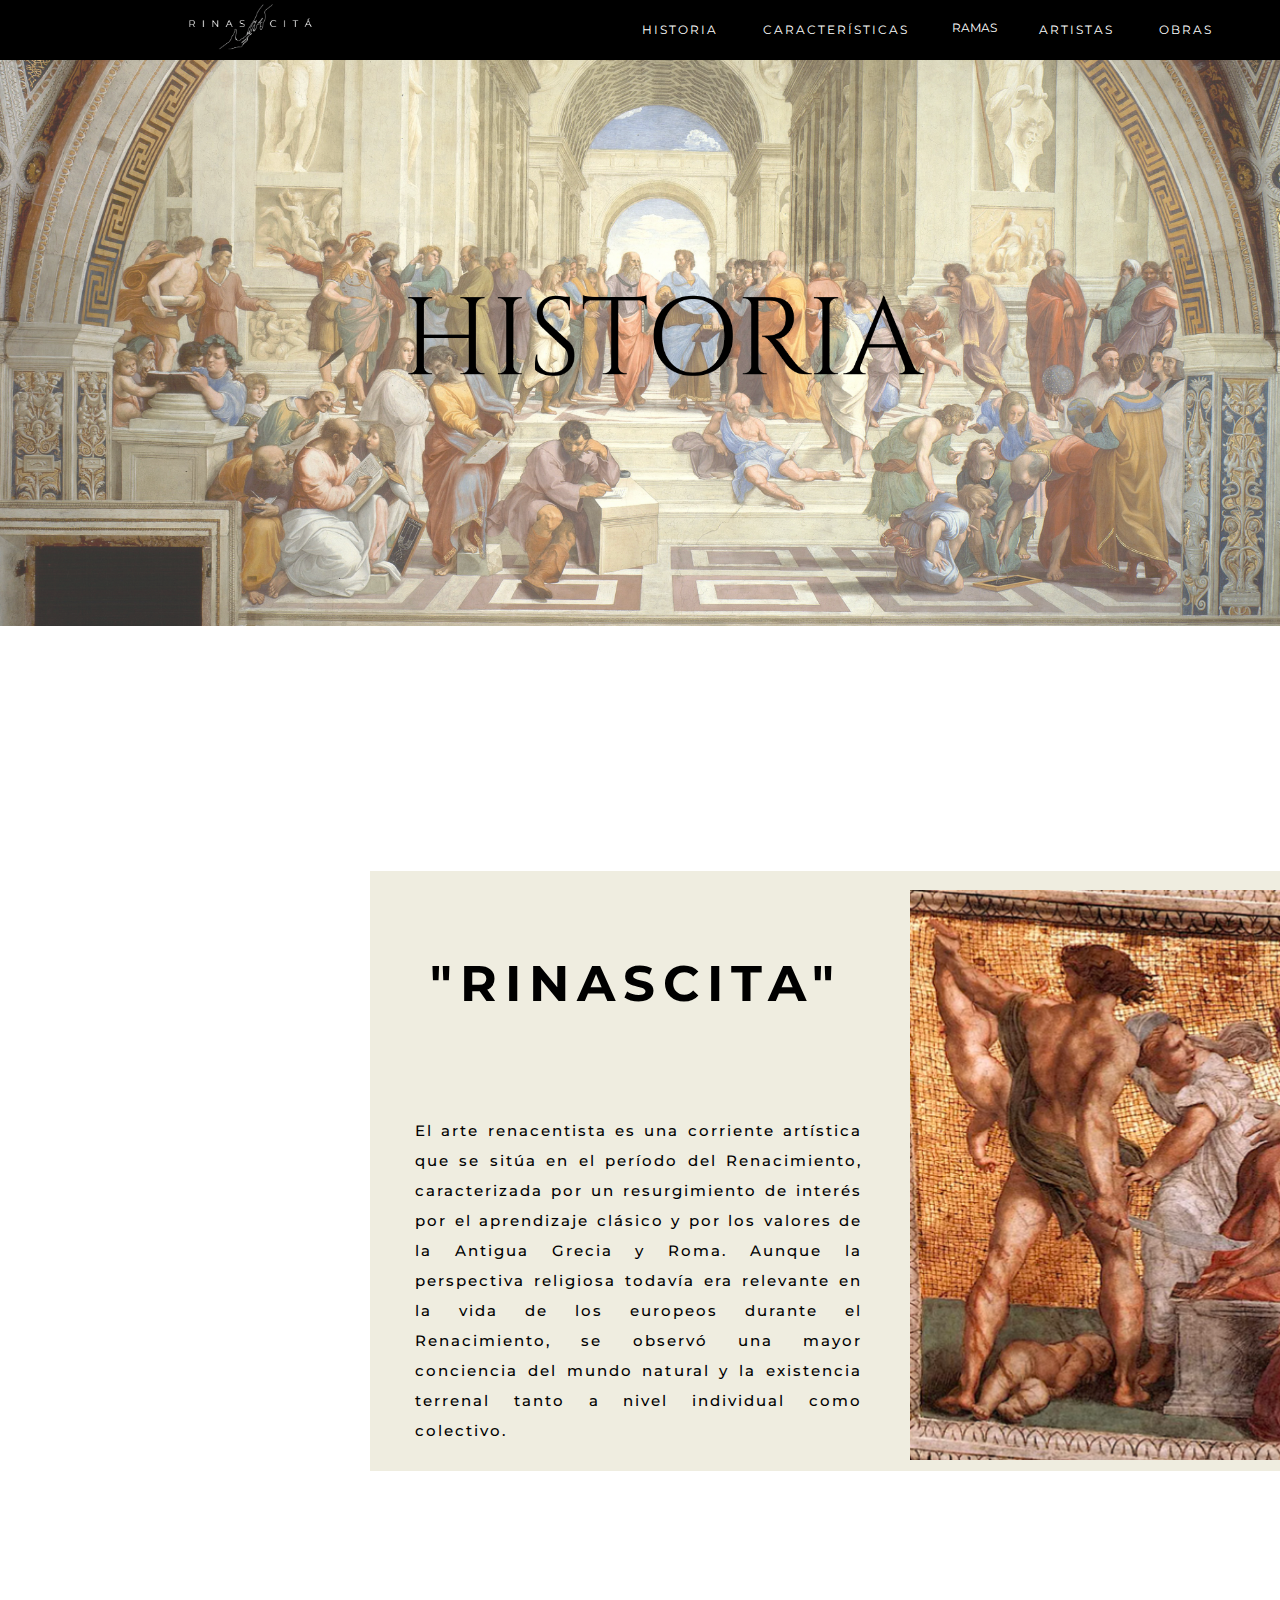
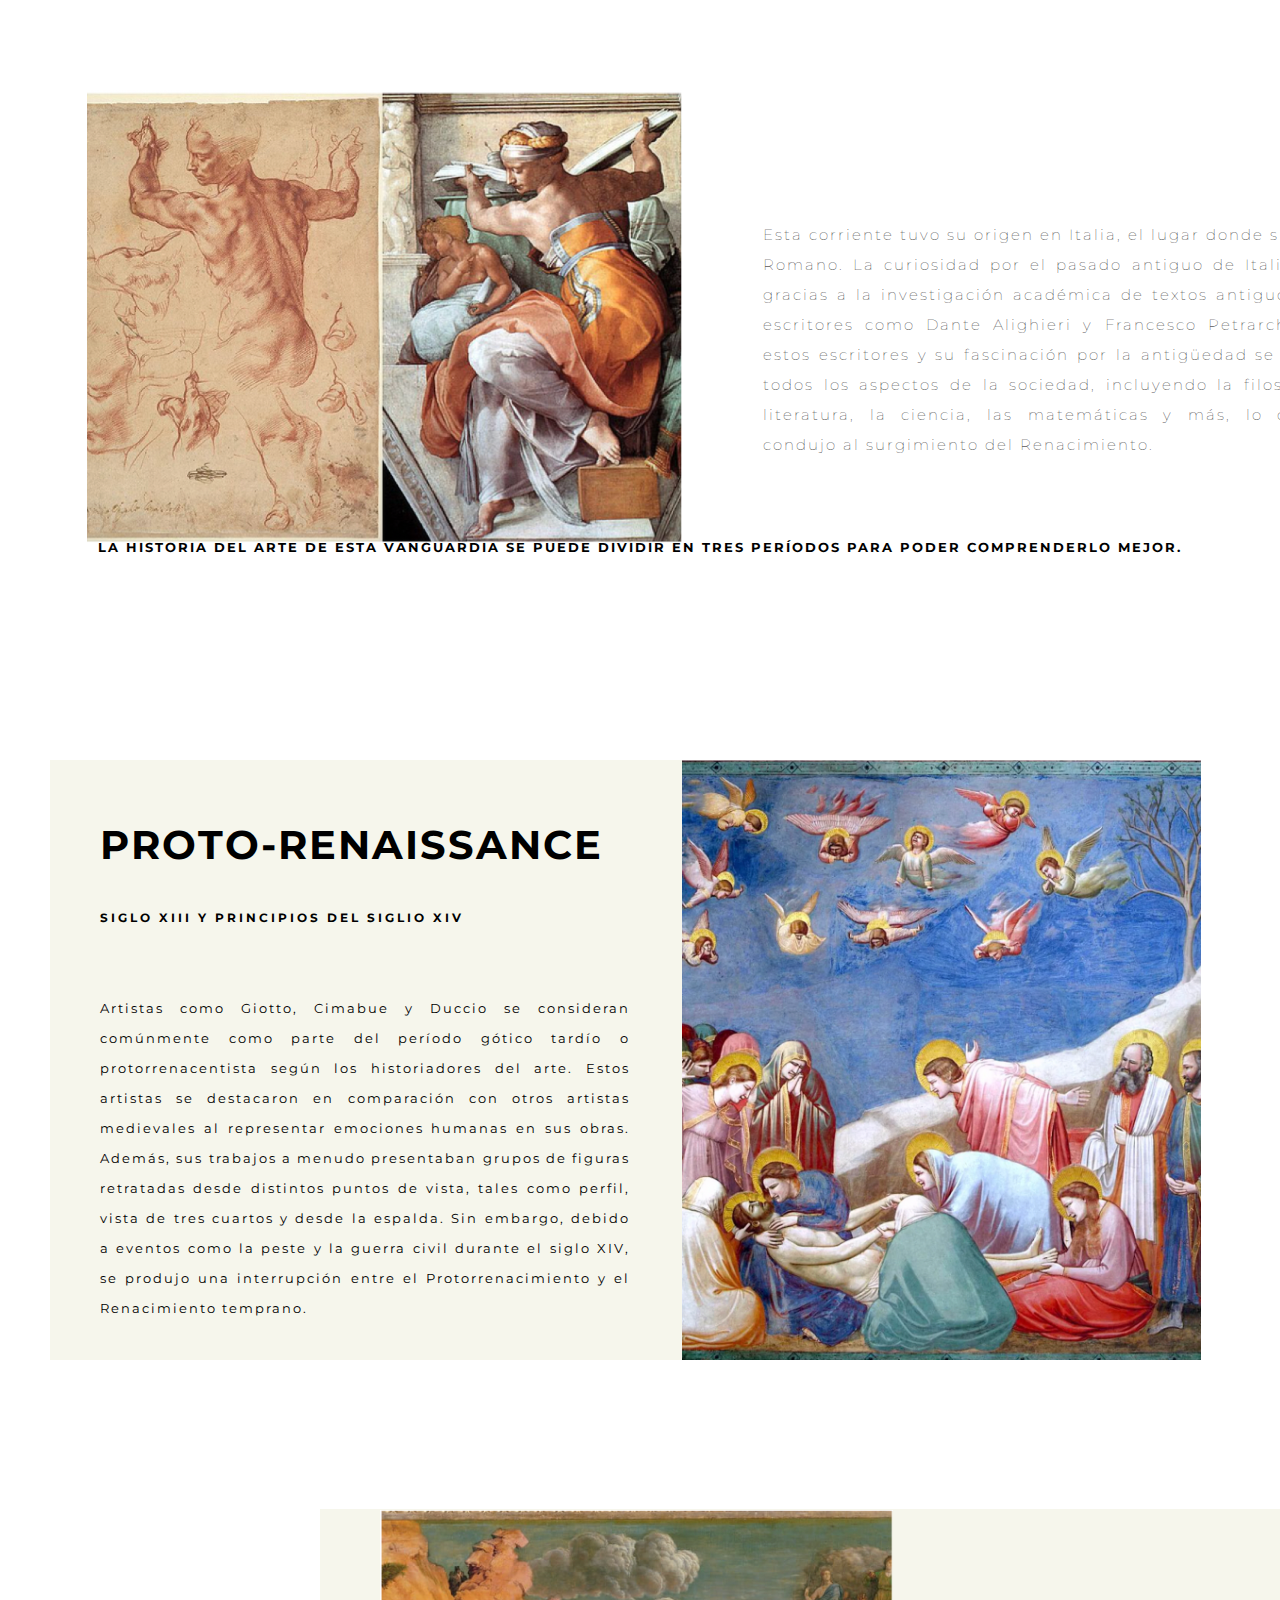
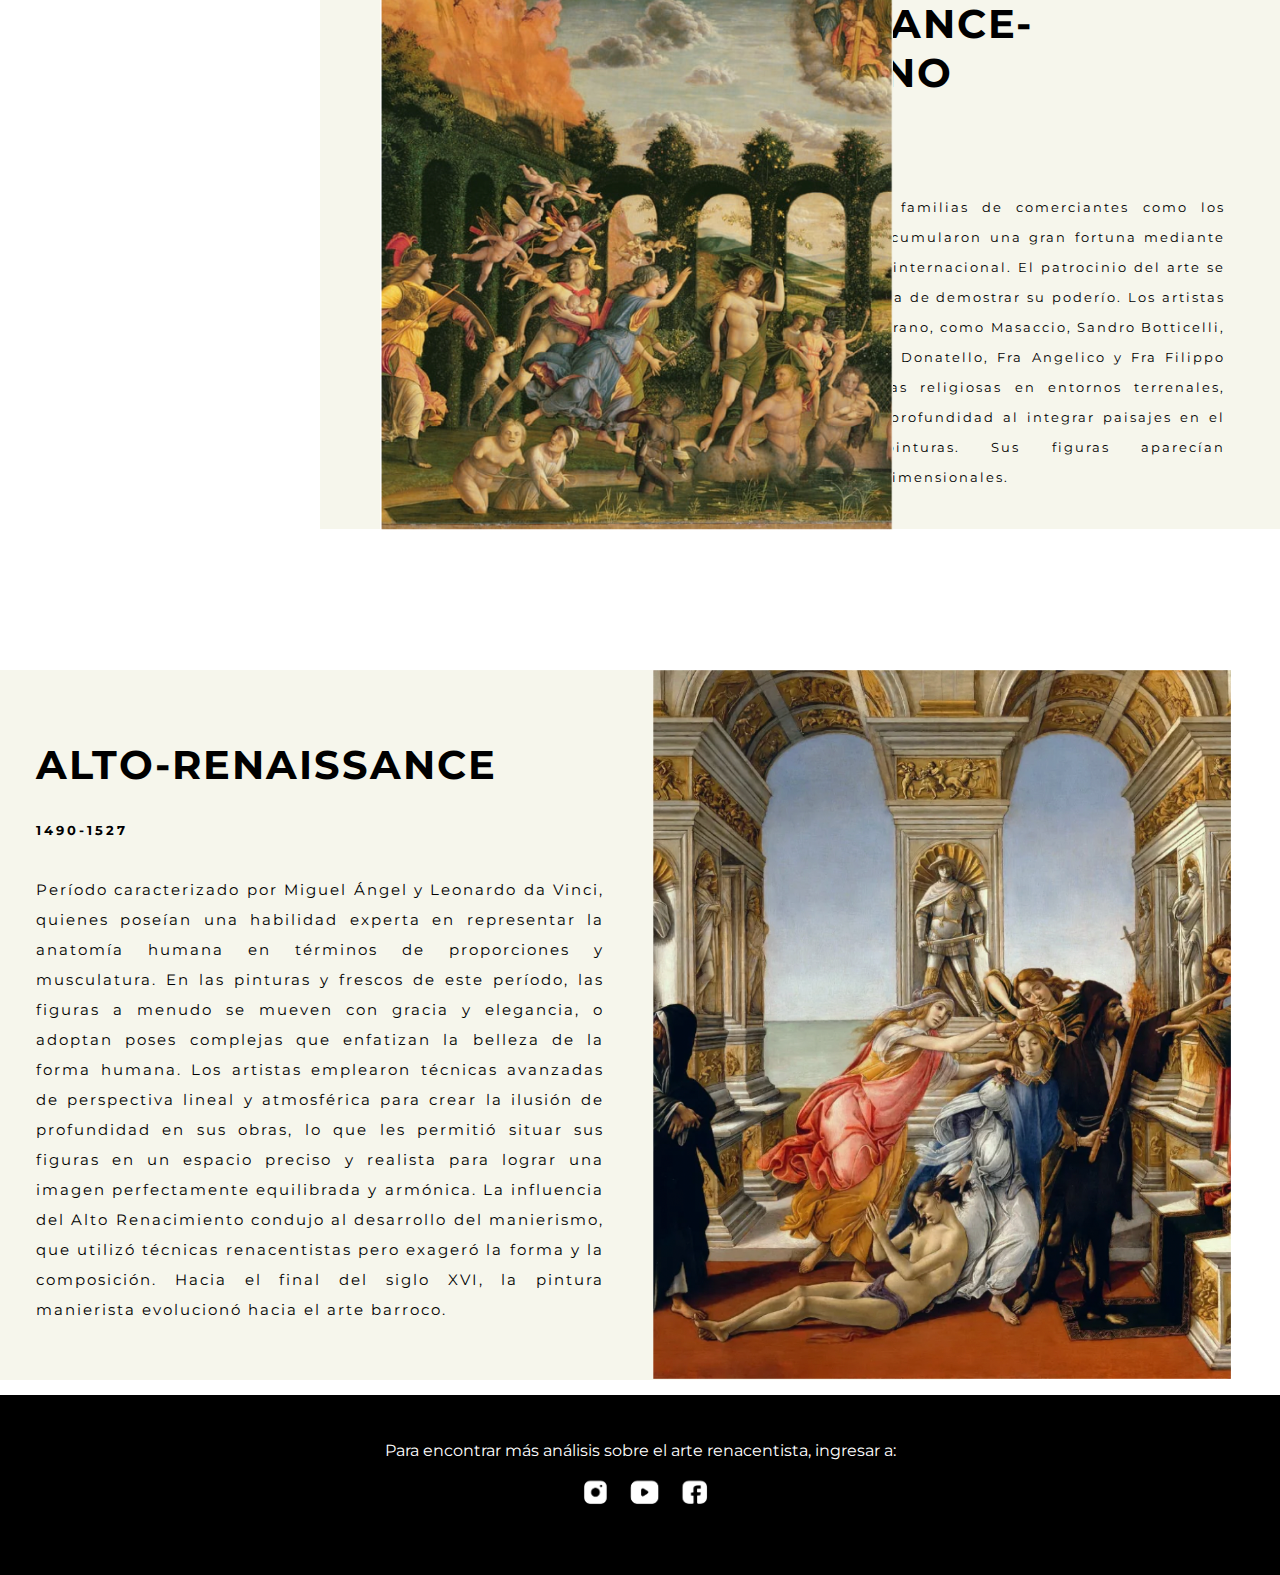
<file: Sitio/subpaginas/historia.html>
<html>
    <head>
        <title>Rinascitá</title>
        <link href="css/index.css" rel="stylesheet" type="text/css"/>
        <link rel="preconnect" href="https://fonts.googleapis.com">
        <link rel="preconnect" href="https://fonts.gstatic.com" crossorigin>
        <link href="https://fonts.googleapis.com/css2?family=Alata&family=Montserrat:wght@300&display=swap" rel="stylesheet">
        <meta name="viewport"content="width=device-width, initial-scale=1.0"></meta>
        <meta charset="UTF-8">
    </head>
       <body>
            <div class="topnav" id="myTopnav">
                <a href="index.html" class="active">
                    <img src="images/logo1.png" width="100px" > 
                </a>
                <a href="obras.html">OBRAS</a>
                <a href="artistas.html">ARTISTAS</a>
                <div class="dropdown">
                    <button class="dropbtn">RAMAS 
                      <i class="fa fa-caret-down"></i>
                    </button>
                    <div class="dropdown-content">
                      <a href="escultura.html">ESCULTURA</a>
                      <a href="arquitectura.html">ARQUITECTURA</a>
                    </div>
                  </div> 
                <a href="caracteristicas.html">CARACTERÍSTICAS</a>
                <a href="historia.html">HISTORIA</a>
            </div>
            <div>
                <img src="images/historia.png" width="100%">
            </div>
            <div class="rectanguloh1">
                <div class="titulorh1">
                    <h2>"RINASCITA"</h2>
                    <p>El arte renacentista es una corriente artística que se sitúa en el período del Renacimiento, caracterizada por un resurgimiento de interés por el aprendizaje clásico y por los valores de la Antigua Grecia y Roma. Aunque la perspectiva religiosa todavía era relevante en la vida de los europeos durante el Renacimiento, se observó una mayor conciencia del mundo natural y la existencia terrenal tanto a nivel individual como colectivo.</p>
                </div>
            </div>
            <div class="imagenrh1">
                <img src="images/image9.png">
            </div>
            <div class="imagenrh2">
                <img src="images/image24.png">
            </div>
            <p class="corriente">Esta corriente tuvo su origen en Italia, el lugar donde surgió el Imperio Romano. La curiosidad por el pasado antiguo de Italia se intensificó gracias a la investigación académica de textos antiguos realizada por escritores como Dante Alighieri y Francesco Petrarch. Las ideas de estos escritores y su fascinación por la antigüedad se expandieron en todos los aspectos de la sociedad, incluyendo la filosofía, el arte, la literatura, la ciencia, las matemáticas y más, lo que finalmente condujo al surgimiento del Renacimiento.</p>
            <p class="historiamayus">LA HISTORIA DEL ARTE DE ESTA VANGUARDIA SE PUEDE DIVIDIR EN TRES PERÍODOS PARA PODER COMPRENDERLO MEJOR.</p>
            <div class="rectanguloh2">
                <div class="titulorh2">
                    <h3>PROTO-RENAISSANCE</h3>
                    <h5> SIGLO XIII Y PRINCIPIOS DEL SIGLIO XIV </h5>
                    <p>Artistas como Giotto, Cimabue y Duccio se consideran comúnmente como parte del período gótico tardío o protorrenacentista según los historiadores del arte. Estos artistas se destacaron en comparación con otros artistas medievales al representar emociones humanas en sus obras. Además, sus trabajos a menudo presentaban grupos de figuras retratadas desde distintos puntos de vista, tales como perfil, vista de tres cuartos y desde la espalda. Sin embargo, debido a eventos como la peste y la guerra civil durante el siglo XIV, se produjo una interrupción entre el Protorrenacimiento y el Renacimiento temprano.</p>
                </div>
            </div>
            <div class="imgrh3">
                <img src="images/image25.png">
            </div>
            <div class="rectanguloh3">
                <div class="titulorh3">
                    <h3>RENAISSANCE-
                        TEMPRANO</h3>
                    <h5>1401-1490</h5>
                    <p>Durante el siglo XV, familias de comerciantes como los Médicis de Florencia acumularon una gran fortuna mediante la banca y el comercio internacional. El patrocinio del arte se convirtió en una manera de demostrar su poderío. Los artistas del Renacimiento temprano, como Masaccio, Sandro Botticelli, Domenico Ghirlandaio, Donatello, Fra Angelico y Fra Filippo Lippi, colocaron figuras religiosas en entornos terrenales, creando la ilusión de profundidad al integrar paisajes en el fondo de sus pinturas. Sus figuras aparecían naturalísticamente tridimensionales.</p>
                </div>
            </div>
            <div class="imgrh4">
                <img src="images/image26.png">
            </div>
            <div class="rectanguloh4">
                <div class="titulorh4">
                    <h3>ALTO-RENAISSANCE</h3>
                    <h5>1490-1527</h5>
                    <p>Período caracterizado por Miguel Ángel y Leonardo da Vinci, quienes poseían una habilidad experta en representar la anatomía humana en términos de proporciones y musculatura. En las pinturas y frescos de este período, las figuras a menudo se mueven con gracia y elegancia, o adoptan poses complejas que enfatizan la belleza de la forma humana. Los artistas emplearon técnicas avanzadas de perspectiva lineal y atmosférica para crear la ilusión de profundidad en sus obras, lo que les permitió situar sus figuras en un espacio preciso y realista para lograr una imagen perfectamente equilibrada y armónica. La influencia del Alto Renacimiento condujo al desarrollo del manierismo, que utilizó técnicas renacentistas pero exageró la forma y la composición. Hacia el final del siglo XVI, la pintura manierista evolucionó hacia el arte barroco.</p>
                </div>
            </div>
            <div class="imgrh5">
                <img src="images/image27.png">
            </div>
            <br>
            <br>
            <br>
            <div class="footer">
                <div class="footer-items">
                    <p>Para encontrar más análisis sobre el arte renacentista, ingresar a: </p> 
                    <img src="images/image23.png">
                </div>
            </div>
        </body>
</html>
</file>
<file: Sitio/subpaginas/css/index.css>
body {
    background-color: white; 
    margin: 0;
    padding: 0;
    font-family: 'Alata', sans-serif;
    font-family: 'Montserrat', sans-serif;
}



a{
    color: #1d1d1d;
    text-decoration: none;
}

/*   TOPNAV    */

.topnav {
    overflow: hidden;
    background-color: rgb(0, 0, 0);
    width: 100%;
}
  
.topnav img{
    width: 11%;
    position: absolute;
    display: flex;
    top: -3px;
    left: 180px;
}

.topnav a {
    float: right;
    display: block;
    color: #ffffff;
    font-family: 'Alata', sans-serif;
    font-family: 'Montserrat', sans-serif;
    text-align: center;
    justify-content: space-between;
    align-items: center;
    z-index: 1;
    padding: 1.4rem;
    margin: 0 0;
    letter-spacing: 2px;
    text-transform: uppercase;
    font-size: 12px;
}
  


.dropdown {
    float: right;
    overflow: hidden;
    vertical-align: middle;
    font-family: 'Alata', sans-serif;
    font-family: 'Montserrat', sans-serif;
}
  
.dropdown .dropbtn {
    font-family: 'Alata', sans-serif;
    font-family: 'Montserrat', sans-serif;
    font-size: 12px;    
    border: none;
    outline: none;
    color: rgb(255, 255, 255);
    padding: 1.25rem;
    background-color: inherit;
    font-family: inherit;

}
  
.dropdown-content {
    display: none;
    position: absolute;
    background-color: #000000;
    min-width: 120px;
    box-shadow: 0px 8px 16px 0px rgba(127, 127, 127, 0.2);
    z-index: 1;
}
  
.dropdown-content a {
    float: none;
    color: rgb(255, 255, 255);
    padding: 14px 1px;
    text-decoration: none;
    display: block;
    text-align: right;
}
  
.topnav a:hover, .dropdown:hover .dropbtn {
    color: rgb(236, 236, 236);
}
  
.dropdown-content a:hover {
    background-color: rgb(197, 197, 197);
    color: rgb(255, 255, 255);
}
  
.dropdown:hover .dropdown-content {
    display: block;
}


/*   CONTINUACIÓN PÁGINA INDEX    */

.siglosyfrase {
    display: block;
    float: center;
    text-align: center;
    font-family: 'Alata', sans-serif;
    font-family: 'Montserrat', sans-serif;
    font-size: 20px;
    font-weight: lighter;
}


.seccionartistas {
    display: block;
    position: relative;
    float: left;
    margin: 50px;
    font-family: 'Alata', sans-serif;
    font-family: 'Montserrat', sans-serif;
    font-size: 30px;
    font-weight: bolder;
}

.prueba {
    margin-left: 30%;
}

.underline {
    display: inline-block;
    border-bottom: 1px solid rgb(0, 0, 0);
    padding-bottom: 6px;
    width: 190px;
    position: absolute;
    left: 0;
}


.card-carousel-container {
    float: right;
    width: calc(60% - 120px); 
    transform: translateX(0%);
}
  
.card-carousel {
    display: inline-flex;
    flex-wrap: nowrap;
    overflow-x: auto;
    scroll-snap-type: x mandatory;
    -webkit-overflow-scrolling: touch;
}
  
.card {
    box-shadow: 0 0 25px rgba(0, 0, 0, 0.3);
    flex: 0 0 30%;
    object-fit: cover;
    margin-left: 40px; 
    background-color: #fff;
    scroll-snap-align: start;
}

.card img {
    display: block;
    max-width: 100%;
    max-height: 100%;
    object-fit: cover;

}

.boton-seleccion {
    background-color: white;
    color: black;
    border-radius: 12px;
    padding: 10px 20px;
    font-size: 18px;
    position: relative;
    top: 1900px;
    z-index: 999;
    right: -595px;
    letter-spacing: 2px;
    font-weight: 600;
}

.indeximg1 {
    width: 552px;
    height: 524px;
    background-repeat: no-repeat;
    background-position: center center;
    background-size: cover;
    opacity: 1;
    position: absolute;
    top: 150px;
    left: 76px;
    overflow: hidden;
}


.indeximg1 img{
    transition: transform 0.2s ease-in-out;
}


.indeximg1:hover img {
    transform: scale(1.1);
} 


.indeximg2 {
    width: 403px;
    height: 435px;
    background-repeat: no-repeat;
    background-position: center center;
    background-size: cover;
    opacity: 1;
    position: absolute;
    top: 145px;
    left: 661px;
    overflow: hidden;   
}

.indeximg2 img{
    width: 100%;
    transition: transform 0.2s ease-in-out;
}

.indeximg2:hover img {
    transform: scale(1.1);
} 

.indeximg3 { 
    width: 372px;
    height: 651px;
    background-repeat: no-repeat;
    background-position: center center;
    background-size: cover;
    opacity: 1;
    position: absolute;
    top: 150px;
    left: 1097px;
    overflow: hidden;    
}

.indeximg3 img{
    width: 100%;
    transition: transform 0.2s ease-in-out;
}
.indeximg3:hover img {
    transform: scale(1.1);
} 


.indeximg4 {
    width: 403px;
    height: 486px;
    background-repeat: no-repeat;
    background-position: center center;
    background-size: cover;
    opacity: 1;
    position: absolute;
    top: 615px;
    left: 76px;
    overflow: hidden;
}
.indeximg4 img{
    width: 100%;
    transition: transform 0.2s ease-in-out;
}

.indeximg4:hover img {
    transform: scale(1.1);
} 

.indeximg5 {
    width: 555px;
    height: 728px;
    background-repeat: no-repeat;
    background-position: center center;
    background-size: cover;
    opacity: 1;
    position: absolute;
    top: 615px;
    left: 513px;
    overflow: hidden;  
}

.indeximg5 img{
    width: 100%;
    transition: transform 0.2s ease-in-out;
}

.indeximg5:hover img {
    transform: scale(1.1);
} 

.indeximg6 {
    width: 367px;
    height: 624px;
    background-repeat: no-repeat;
    background-position: center center;
    background-size: cover;
    opacity: 1;
    position: absolute;
    top: 792px;
    left: 1102px;
    overflow: hidden; 
}

.indeximg6 img{
    width: 100%;
    transition: transform 0.2s ease-in-out;
}

.indeximg6:hover img {
    transform: scale(1.1);
} 

.indeximg7 {
    width: 403px;
    height: 437px;
    background-repeat: no-repeat;
    background-position: center center;
    background-size: cover;
    opacity: 1;
    position: absolute;
    top: 1118px;
    left: 76px;
    overflow: hidden;
    
}
.indeximg7 img{
    width: 100%;
    transition: transform 0.2s ease-in-out;
}


.indeximg7:hover img {
    transform: scale(1.1);
} 


.indeximg8 {
    width: 367px;
    height: 173px;
    background-repeat: no-repeat;
    background-position: center center;
    background-size: cover;
    opacity: 1;
    position: absolute;
    top: 1383px;
    left: 1102px;
    overflow: hidden; 
}
.indeximg8 img{
    width: 100%;
    transition: transform 0.2s ease-in-out;
}


.indeximg8:hover img {
    transform: scale(1.1);
} 

.indeximg9 {
    width: 555px;
    height: 170px;
    background-repeat: no-repeat;
    background-position: center center;
    background-size: cover;
    opacity: 1;
    position: absolute;
    top: 1385px;
    left: 513px;
    overflow: hidden;  
}

.indeximg9 img{
    width: 100%;
    transition: transform 0.2s ease-in-out;
}


.indeximg9:hover img {
    transform: scale(1.1);
} 


.background {
    background-color: black;
    height: 180vh;
    width: 100%;
    position: absolute;
    top: 1500px;
    left: 0;
    z-index: -1;
}
.degradado {
    width: 100%;
    height: 222px;
    background: linear-gradient(rgba(0,0,0,0), rgba(0,0,0,0.6350574493408203));
    opacity: 1;
    position: absolute;
    background-repeat: no-repeat;
    top: 1334px;
    left: 0px;
    overflow: hidden;
    
}

.irimg1 {
    width: 335px;
    height: 469px;
    background-repeat: no-repeat;
    background-position: center center;
    background-size: cover;
    opacity: 1;
    position: absolute;
    top: 300px;
    left: 239px;
    overflow: hidden;
}

.irimg1 img{
    width: 100%;
}

.irimg2 {
    width: 335px;
    height: 469px;
    background-repeat: no-repeat;
    background-position: center center;
    background-size: cover;
    opacity: 1;
    position: absolute;
    top: 300px;
    left: 616px;
    overflow: hidden;
}
.irimg2 img{
    width: 100%;
}

.irimg3 {
    width: 335px;
    height: 469px;
    background-repeat: no-repeat;
    background-position: center center;
    background-size: cover;
    opacity: 1;
    position: absolute;
    top: 300px;
    left: 993px;
    overflow: hidden;
}

.irimg3 img{
    width: 100%;
}

.irimg4 {
    width: 335px;
    height: 469px;
    background-repeat: no-repeat;
    background-position: center center;
    background-size: cover;
    opacity: 1;
    position: absolute;
    top: 1000px;
    left: 239px;
    overflow: hidden;
}

.irimg4 img{
    width: 100%;
}

.irimg5 {
    width: 335px;
    height: 469px;
    background: url("../images/v12_61.png");
    background-repeat: no-repeat;
    background-position: center center;
    background-size: cover;
    opacity: 1;
    position: absolute;
    top: 1000px;
    left: 616px;
    overflow: hidden;
}

.irimg5 img{
    width: 100%;
}

.irimg6 {
    width: 331px;
    height: 469px;
    background-repeat: no-repeat;
    background-position: center center;
    background-size: cover;
    opacity: 1;
    position: absolute;
    top: 1000px;
    left: 993px;
    overflow: hidden;
}

.irimg img{
    width: 100%;
}

.imagenesrelevantes {
    background-color: rgb(23, 23, 23);
    height: 180vh;
    width: 100%;
    position: absolute;
    top: 3055px;
    left: 0;
    z-index: -1;
}

.textoir {
    display: block;
    position: relative;
    justify-content: right;
    color: white;
    float: right;
    margin-left: 400px;
    right: -200px;
    font-family: 'Montserrat', sans-serif;
    font-weight: 80;
    font-size: 30px;
    top: 2060px;
}

.underline2 {
    display: inline-block;
    border-bottom: 1px solid rgb(255, 255, 255);
    padding-bottom: 6px;
    width: 580px;
    position: absolute;
    left: 0;
}

.irboti {
    display: flex;
    position: relative;
    left: 625px;
    color: white;
    font-weight: 100;
    font-size: 20px;
    top: 2200px;
}

.irleo {
    display: flex;
    position: relative;
    left: 670px;
    color: white;
    font-weight: 100;
    font-size: 20px;
    top: 2830px;
}

.footer {
    background-color: rgb(0, 0, 0);
    height: 20vh;
    width: 100%;
    position: absolute;
    top: 4595px;
    left: 0;
    z-index: -1;
}

.footer-items {
    display: block;
    position: relative;
    top: 30px;
}


.footer-items p{
    display: block;
    text-align: center;
    font-family: inherit;
    color: white;
}

.footer-items img{
    display: flex;
    position: absolute;
    left: 45%;
    width: 140px;
}

/* FIN DE PAGINA DEL INDEX */

/* PÁGINA DE HISTORIA*/

.rectanguloh1 {
    width: 75%;
    height: 600px;
    z-index: -1;
    background: rgba(239,237,224,1);
    opacity: 1;
    position: absolute;
    top: 871px;
    left: 370px;
    overflow: hidden;
}

.imagenrh1 img {
    width: 575px;
    height: 570px;
    background-repeat: no-repeat;
    background-position: center center;
    background-size: cover;
    opacity: 1;
    position: absolute;
    top: 890px;
    left: 910px;
    overflow: hidden;
}

.rectanguloh1 .titulorh1 p{
    width: 447px;
    z-index: 4;
    color: rgba(0,0,0,1);
    position: relative;
    font-family: inherit;
    font-weight: 500;
    letter-spacing: 2px;
    line-height: 30px;
    font-size: 15px;
    top: 230px;
    left: 45px;
    opacity: 1;
    text-align: justify;
}

.rectanguloh1 .titulorh1 h2 {
    width: 374px;
    color: rgba(0,0,0,1);
    position: absolute;
    letter-spacing: 8px;
    top: 40px;
    left: 60px;
    font-size: 50px;
    opacity: 1;
    text-align: center;
    font-weight: bolder;
}

.imagenrh2 img{
    width: 595px;
    height: auto;
    background-repeat: no-repeat;
    background-position: center center;
    background-size: cover;
    opacity: 1;
    position: absolute;
    top: 1690px;
    left: 87px;
    overflow: hidden;
}

p.corriente {
    width: 666px;
    color: rgba(0,0,0,1);
    position: absolute;
    top: 1805px;
    left: 763px;
    font-family: Montserrat;
    font-weight: 100;
    font-size: 15px;
    letter-spacing: 2px;
    line-height: 30px;
    opacity: 1;
    text-align: justify;
}

p.historiamayus {
    width: 100%;
    color: rgba(0,0,0,1);
    position: relative;
    top: 1500px;
    font-weight: bolder;
    font-size: 13px;
    opacity: 1;
    letter-spacing: 2px;
    text-align: center;
}

.rectanguloh2 {
    width: 75%;
    height: 600px;
    background: rgba(246,246,236,1);
    opacity: 1;
    z-index: -1;
    position: absolute;
    top: 2360px;
    left: 50px;
    overflow: hidden;
}

.rectanguloh2 .titulorh2 p{
    width: 530px;
    color: rgba(0,0,0,1);
    position: absolute;
    top: 220px;
    left: 50px;
    line-height: 30px;
    letter-spacing: 2px;
    font-weight: Light;
    font-size: 13px;
    opacity: 1;
    text-align: justify;
}

.rectanguloh2 .titulorh2 h3{
    width: 568px;
    color: rgba(0,0,0,1);
    position: absolute;
    top: 20px;
    left: 50px;
    font-weight: bolder;
    letter-spacing: 2px;
    font-size: 40px;
    opacity: 1;
    text-align: justify;
}

.rectanguloh2 .titulorh2 h5 {
    position: absolute;
    color: black;
    top: 130px;
    left: 50px;
    letter-spacing: 3px;
    font-weight: bolder;
    font-size: 12px;
}

.imgrh3 img{
    width: 519px;
    height: auto;
    z-index: 3;
    background-repeat: no-repeat;
    background-position: center center;
    background-size: cover;
    opacity: 1;
    position: absolute;
    top: 2360px;
    left: 682px;
    overflow: hidden;
}

.rectanguloh3 {
    width: 75%;
    height: 620px;
    background: rgba(246,246,236,1);
    opacity: 1;
    z-index: -1;
    position: absolute;
    top: 3109px;
    right: 0px;
    overflow: hidden;
}

.rectanguloh3 .titulorh3 h3{
    width: 568px;
    color: rgba(0,0,0,1);
    position: absolute;
    top: 50px;
    right: 20px;
    font-family: inherit;
    font-weight: Medium;
    letter-spacing: 2px;
    font-size: 40px;
    opacity: 1;
    text-align: justify;
}

.rectanguloh3 .titulorh3 h5 {
    position: absolute;
    color: black;
    top: 210px;
    right: 490px;
    letter-spacing: 3px;
    font-weight: bolder;
    font-size: 12px;
}

.rectanguloh3 .titulorh3 p{
    width: 530px;
    color: rgba(0,0,0,1);
    position: absolute;
    letter-spacing: 2px;
    line-height: 30px;
    top: 270;
    right: 55px;
    font-weight: Light;
    font-size: 13px;
    opacity: 1;
    text-align: justify;
}

.imgrh4 img {
    width: auto;
    height: 620px;
    background-repeat: no-repeat;
    background-position: center center;
    background-size: cover;
    opacity: 1;
    position: absolute;
    top: 3110px;
    left: 380px;
    overflow: hidden;
}

.rectanguloh4 {
    width: 75%;
    height: 710px;
    background: rgba(246,246,236,1);
    opacity: 1;
    position: absolute;
    top: 3870px;
    left: 0px;
    overflow: hidden;
    z-index: -1;
}

.rectanguloh4 .titulorh4 h3{
    width: 568px;
    color: rgba(0,0,0,1);
    position: absolute;
    letter-spacing: 2px;
    top: 30px;
    left: 36px;
    font-weight: Medium;
    font-size: 40px;
    opacity: 1;
    text-align: justify;
}

.rectanguloh4 .titulorh4 p{
    width: 568px;
    color: rgba(0,0,0,1);
    position: absolute;
    top: 190px;
    left: 36px;
    letter-spacing: 2px;
    line-height: 30px;
    font-weight: Light;
    font-size: 15px;
    opacity: 1;
    text-align: justify;
}

.rectanguloh4 .titulorh4 h5{
    width: 140px;
    color: rgba(0,0,0,1);
    position: absolute;
    top: 130px;
    left: 12px;
    letter-spacing: 3px;
    font-weight: bolder;
    font-size: 13px;
    opacity: 1;
    text-align: center;
}

.imgrh5 img {
    width: auto;
    height: 709px;
    background-repeat: no-repeat;
    background-position: center center;
    background-size: cover;
    opacity: 1;
    position: absolute;
    top: 3870px;
    left: 653px;
    overflow: hidden;
}

/* FIN DE HISTORIA*/

/* PÁGINA DE CARACTERÍSTICAS*/

p.primerpcarac {
    width: 85%;
    color: rgba(0,0,0,1);
    position: absolute;
    top: 836px;
    left: 110px;
    letter-spacing: 2px;
    line-height: 30px;
    font-weight:normal;
    font-size: 15px;
    opacity: 1;
    text-align: justify;
}

.img1carac img {
    width: auto;
    height: 400px;
    background-repeat: no-repeat;
    background-position: center center;
    background-size: cover;
    opacity: 1;
    position: absolute;
    top: 1118px;
    left: 63px;
    overflow: hidden;
}

.tecnicaclo h2 {
    width: 858px;
    color: rgba(0,0,0,1);
    position: absolute;
    top: 1179px;    
    left: 819px;
    font-weight: bolder;
    letter-spacing: 2px;
    font-size: 30px;
    opacity: 1;
    text-align: justify;
}

.tecnicaclo p {
    width: 687px;
    color: rgba(0,0,0,1);
    position: absolute;
    top: 1287px;
    left: 707px;
    letter-spacing: 2px;
    font-weight: normal;
    line-height: 30px;
    font-size: 15px;
    opacity: 1;
    text-align: justify;
}

.img2carac img{
    width: 453px;
    height: 626px;
    background-repeat: no-repeat;
    background-position: center center;
    background-size: cover;
    opacity: 1;
    position: absolute;
    top: 1476px;
    left: 927px;
    overflow: hidden;
}

.anatomia h2{
    width: 858px;
    color: rgba(0,0,0,1);
    position: absolute;
    top: 1812px;
    left: 138px;
    letter-spacing: 2px;
    font-weight: bolder;
    font-size: 30px;
    opacity: 1;
    text-align: justify;
}

.anatomia p{
    color: rgba(0,0,0,1);
    position: absolute;
    top: 1915px;
    left: 89px;
    letter-spacing: 2px;
    font-weight: normal;
    font-size: 15px;
    opacity: 1;
    text-align: justified;
}

.img3carac img {
    width: 461px;
    height: 774px;
    background-repeat: no-repeat;
    background-position: center center;
    background-size: cover;
    opacity: 1;
    position: absolute;
    top: 2249px;
    left: 53px;
    overflow: hidden;
}

.pl h2{
    width: 858px;
    color: rgba(0,0,0,1);
    position: absolute;
    top: 2282px;
    left: 861px;
    letter-spacing: 2px;
    font-weight: bolder;
    font-size: 30px;
    opacity: 1;
    text-align: justify;
}

.pl p{
    width: 744px;
    color: rgba(0,0,0,1);
    position: absolute;
    top: 2384px;
    left: 711px;
    letter-spacing: 2px;
    font-weight: normal;
    line-height: 30px;
    font-size: 15px;
    opacity: 1;
    text-align: justify;
}

.escalas h2{
    width: 858px;
    color: rgba(0,0,0,1);
    position: absolute;
    top: 2598px;
    left: 971px;
    letter-spacing: 2px;
    font-weight: bolder;
    font-size: 30px;
    opacity: 1;
    text-align: justify;
}

.escalas p {
    width: 731px;
    color: rgba(0,0,0,1);
    position: absolute;
    top: 2677px;
    left: 711px;
    letter-spacing: 2px;
    font-weight: normal;
    line-height: 30px;
    font-size: 15px;
    opacity: 1;
    text-align: justify;
}

.pa h2{
    width: 858px;
    color: rgba(0,0,0,1);
    position: absolute;
    top: 2901px;
    left: 805px;
    letter-spacing: 2px;
    font-weight: bolder;
    font-size: 30px;
    opacity: 1;
    text-align: justify;
}

.pa p{
    width: 735px;
    color: rgba(0,0,0,1);
    position: absolute;
    top: 2987px;
    left: 711px;
    letter-spacing: 2px;
    line-height: 30px;
    font-weight: normal;
    font-size: 15px;
    opacity: 1;
    text-align: justify;
}

.img4carac img{
    width: 763px;
    height: 501px;
    background-repeat: no-repeat;
    background-position: center center;
    background-size: cover;
    opacity: 1;
    position: absolute;
    top: 3187px;
    left: 711px;
    overflow: hidden;
}

.sfumato h2 {
    width: 858px;
    color: rgba(0,0,0,1);
    position: absolute;
    top: 3309px;
    left: 225px;
    letter-spacing: 2px;
    font-weight: bolder;
    font-size: 30px;
    opacity: 1;
    text-align: justified;
}

.sfumato p{
    width: 642px;
    color: rgba(0,0,0,1);
    position: absolute;
    top: 3393px;
    left: 40px;
    letter-spacing: 2px;
    font-weight: normal;
    line-height: 30px;
    font-size: 15px;
    opacity: 1;
    text-align: justify;
}

.footercarac {
    background-color: rgb(0, 0, 0);
    height: 20vh;
    width: 100%;
    position: relative;
    top: 3000px;
    left: 0;
    z-index: -1;
}

.footer-itemscarac {
    display: block;
    position: relative;
    top: 30px;
}


.footer-itemscarac p{
    display: block;
    text-align: center;
    font-family: inherit;
    color: white;
}

.footer-itemscarac img{
    display: flex;
    position: absolute;
    left: 45%;
    width: 140px;
}

/* FIN DE CARACTERÍSTICAS*/

/* PÁGINA DE ESCULTURA*/

p.escu {
    width: 690px;
    color: rgba(0,0,0,1);
    position: absolute;
    top: 909px;
    left: 111px;
    letter-spacing: 2px;
    font-weight: normal;
    font-size: 15px;
    line-height: 30px;
    opacity: 1;
    text-align: justify;
}

img.esc4 {
    width: 525px;
    height: 799px;
    background-repeat: no-repeat;
    background-position: center center;
    background-size: cover;
    opacity: 1;
    position: absolute;
    top: 928px;
    left: 901px;
    overflow: hidden;
}

img.esc1{
    width: 527px;
    height: 377px;
    background-repeat: no-repeat;
    background-position: center center;
    background-size: cover;
    opacity: 1;
    position: absolute;
    top: 1349px;
    left: 327px;
    overflow: hidden;
}

img.esc2{
    width: 695px;
    height: 570px;
    background-repeat: no-repeat;
    background-position: center center;
    background-size: cover;
    opacity: 1;
    position: absolute;
    top: 1766px;
    left: 159px;
    overflow: hidden;
}

img.esc3 {
    width: 420px;
    height: 446px;
    background-repeat: no-repeat;
    background-position: center center;
    background-size: cover;
    opacity: 1;
    position: absolute;
    top: 1766px;
    left: 901px;
    overflow: hidden;
}


.footeresc {
    background-color: rgb(0, 0, 0);
    height: 20vh;
    width: 100%;
    position: relative;
    top: 1700px;
    left: 0;
    z-index: -1;
}

.footer-itemsesc {
    display: block;
    position: relative;
    top: 30px;
}


.footer-itemsesc p{
    display: block;
    text-align: center;
    font-family: inherit;
    color: white;
}

.footer-itemsesc img{
    display: flex;
    position: absolute;
    left: 45%;
    width: 140px;
}


/* PÁGINA DE ARQUITECTURA*/

.rectarqui {
    width: 85%;
    height: 700px;
    background: rgba(239,237,224,1);
    opacity: 1;
    position: absolute;
    top: 847px;
    left: 0px;
    overflow: hidden;
}

.rectarqui img{
    width: 500px;
    height: auto;
    background-repeat: no-repeat;
    background-position: center center;
    background-size: cover;
    opacity: 1;
    position: absolute;
    top: 0px;
    overflow: hidden;
}

.rectarqui p{
    width: 678px;
    color: rgba(0,0,0,1);
    position: absolute;
    top: 90px;
    line-height: 30px;
    left: 540px;
    letter-spacing: 2px;
    font-weight: bold;
    font-size: 15px;
    opacity: 1;
    text-align: justify;
}

img.arqui2 {
    width: 802px;
    height: 464px;
    background-repeat: no-repeat;
    background-position: center center;
    background-size: cover;
    opacity: 1;
    position: absolute;
    top: 1600px;
    left: 355px;
    overflow: hidden;
}


.footerarq {
    background-color: rgb(0, 0, 0);
    height: 20vh;
    width: 100%;
    position: relative;
    top: 1400px;
    left: 0;
    z-index: -1;
}

.footer-itemsarq {
    display: block;
    position: relative;
    top: 30px;
}


.footer-itemsarq p{
    display: block;
    text-align: center;
    font-family: inherit;
    color: white;
}

.footer-itemsarq img{
    display: flex;
    position: absolute;
    left: 45%;
    width: 140px;
}

/* FIN DE PÁGINA ARQUITECTURA*/

/* PÁGINA DE ARTISTAS */

.backgroundimg {
    height: 5900px;
    width: 760px;
    background-repeat: no-repeat;
    background-position: center center;
    background-size: cover;
    opacity: 1;
    position: absolute;
    right: 0px;
    overflow: hidden;
}

.rectanguloart1 {
    width: 80%;
    height: 870px;
    background: rgba(255,255,255,1);
    opacity: 1;
    position: absolute;
    top: 922px;
    left: 152px;
    box-shadow: 25px 25px 50px rgba(0, 0, 0, 0.25);
    overflow: hidden;
}

.rectanguloart1 h2{
    width: 100px;
    color: #343434;
    position: absolute;
    top: 20;
    left: 470px;
    font-size: 15px;
    font-weight: lighter;
    line-height: 30px;
    letter-spacing: 2px;
    opacity: 1;
    text-align: center;
}

.rectanguloart1 h1 {
    width: 200px;
    color: rgba(0,0,0,1);
    position: absolute;
    top: 40px;
    left: 40px;
    font-size: 50px;
    opacity: 1;
    letter-spacing: 2px;
    line-height: 60px;
    font-weight: bolder;
    text-align: justify;
}

.rectanguloart1 p{
    width: 520px;
    color: rgba(0,0,0,1);
    position: absolute;
    top: 230px;
    left: 40px;
    line-height: 30px;
    letter-spacing: 2px;
    font-weight: Light;
    font-size: 15px;
    opacity: 1;
    text-align: justify;
}

.rectanguloart1 img {
    width: 50.2%;
    position: absolute;
    top: 0;
    right: 0;
    height: 100%;
}

.rectanguloart2 {
    width: 80%;
    height: 850px;
    background: rgba(255,255,255,1);
    opacity: 1;
    position: absolute;
    top: 2106px;
    left: 152px;
    box-shadow: 25px 25px 50px rgba(0, 0, 0, 0.25);
    overflow: hidden;
}

.rectanguloart2 h2{
    width: 100px;
    color: #343434;
    position: absolute;
    top: 20;
    left: 470px;
    font-size: 15px;
    font-weight: lighter;
    line-height: 30px;
    letter-spacing: 2px;
    opacity: 1;
    text-align: center;
}

.rectanguloart2 h1 {
    width: 200px;
    color: rgba(0,0,0,1);
    position: absolute;
    top: 60px;
    left: 40px;
    font-size: 50px;
    opacity: 1;
    letter-spacing: 2px;
    line-height: 70px;
    font-weight: bolder;
    text-align: justify;
}

.rectanguloart2 p{
    width: 520px;
    color: rgba(0,0,0,1);
    position: absolute;
    top: 300px;
    left: 40px;
    line-height: 30px;
    letter-spacing: 2px;
    font-weight: Light;
    font-size: 15px;
    opacity: 1;
    text-align: justify;
}

.rectanguloart2 img {
    width: 50.1%;
    position: absolute;
    top: 0;
    right: 0;
    height: 100%;
}

.rectanguloart3 {
    width: 80%;
    height: 871px;
    background: rgba(255,255,255,1);
    opacity: 1;
    position: absolute;
    top: 3250px;
    left: 152px;
    box-shadow: 25px 25px 50px rgba(0, 0, 0, 0.25);
    overflow: hidden;
}

.rectanguloart3 h2{
    width: 140px;
    color: #343434;
    position: absolute;
    top: 20;
    left: 450px;
    font-size: 15px;
    font-weight: lighter;
    line-height: 30px;
    letter-spacing: 2px;
    opacity: 1;
    text-align: center;
}

.rectanguloart3 h1{
    width: 260px;
    color: rgba(0,0,0,1);
    position: absolute;
    top: 60px;
    left: 40px;
    font-size: 50px;
    opacity: 1;
    letter-spacing: 2px;
    line-height: 70px;
    font-weight: bolder;
    text-align: justify;
}

.rectanguloart3 p{
    width: 520px;
    color: rgba(0,0,0,1);
    position: absolute;
    top: 300px;
    left: 40px;
    line-height: 30px;
    letter-spacing: 2px;
    font-weight: Light;
    font-size: 13px;
    opacity: 1;
    text-align: justify;
}

.rectanguloart3 img {
    width: 50.1%;
    position: absolute;
    top: 0;
    right: 0;
    height: 100%;
}

.rectanguloart4 {
    width: 80%;
    height: 871px;
    background: rgba(255,255,255,1);
    opacity: 1;
    position: absolute;
    top: 4394px;
    left: 152px;
    box-shadow: 25px 25px 50px rgba(0, 0, 0, 0.25);
    overflow: hidden;
}

.rectanguloart4 h2{
    width: 100px;
    color: #343434;
    position: absolute;
    top: 20;
    left: 470px;
    font-size: 15px;
    font-weight: lighter;
    line-height: 30px;
    letter-spacing: 2px;
    opacity: 1;
    text-align: center;
}

.rectanguloart4 h1{
    width: 260px;
    color: rgba(0,0,0,1);
    position: absolute;
    top: 60px;
    left: 40px;
    font-size: 50px;
    opacity: 1;
    letter-spacing: 2px;
    line-height: 70px;
    font-weight: bolder;
    text-align: justify;
}

.rectanguloart4 p{
    width: 520px;
    color: rgba(0,0,0,1);
    position: absolute;
    top: 300px;
    left: 40px;
    line-height: 30px;
    letter-spacing: 2px;
    font-weight: Light;
    font-size: 13px;
    opacity: 1;
    text-align: justify;
}

.rectanguloart4 img{
    width: 50.1%;
    position: absolute;
    top: 0;
    right: 0;
    height: 100%;
}

.rectanguloart5 {
    width: 80%;
    height: 871px;
    background: rgba(255,255,255,1);
    opacity: 1;
    position: absolute;
    top: 5600px;
    left: 152px;
    box-shadow: 25px 25px 50px rgba(0, 0, 0, 0.25);
    overflow: hidden;
}

.rectanguloart5 h2{
    width: 100px;
    color: #343434;
    position: absolute;
    top: 20;
    left: 470px;
    font-size: 15px;
    font-weight: lighter;
    line-height: 30px;
    letter-spacing: 2px;
    opacity: 1;
    text-align: center;
}

.rectanguloart5 h1{
    width: 260px;
    color: rgba(0,0,0,1);
    position: absolute;
    top: 60px;
    left: 40px;
    font-size: 50px;
    opacity: 1;
    letter-spacing: 2px;
    line-height: 70px;
    font-weight: bolder;
    text-align: justify;
}

.rectanguloart5 p{
    width: 520px;
    color: rgba(0,0,0,1);
    position: absolute;
    top: 300px;
    left: 40px;
    line-height: 30px;
    letter-spacing: 2px;
    font-weight: Light;
    font-size: 13px;
    opacity: 1;
    text-align: justify;
}

.rectanguloart5 img{
    width: 50.1%;
    position: absolute;
    top: 0;
    right: 0;
    height: 100%;
}

.footerart {
    background-color: rgb(0, 0, 0);
    height: 20vh;
    width: 100%;
    position: absolute;
    top: 6628px;
    left: 0;
    z-index: -1;
}

.footer-itemsart {
    display: block;
    position: relative;
    top: 30px;
}


.footer-itemsart p{
    display: block;
    text-align: center;
    font-family: inherit;
    color: white;
}

.footer-itemsart img{
    display: flex;
    position: absolute;
    left: 45%;
    width: 140px;
}


/* FIN DE ARTISTAS */


/* PÁGINA DE OBRAS */

.nacimientodevenus {
    width: 100%;
    height: 1050px;
    background: rgba(255,255,255,1);
    opacity: 1;
    position: absolute;
    top: 862px;
    z-index: -1;
    left: 0px;
    overflow: hidden;
}



.nacimientodevenus img{
    width: 80%;
    height: 737px;
    background-repeat: no-repeat;
    background-position: center center;
    background-size: cover;
    opacity: 1;
    z-index: 1;
    position: absolute;
    top: 100px;
    left: 385px;
    overflow: hidden;
}

.nacimientodevenus h1{
    width: 795px;
    color: rgba(0,0,0,1);
    position: absolute;
    top: 10px;
    left: 35px;
    letter-spacing: 2px;
    line-height: 30px;
    font-weight: bolder;
    font-size: 50px;
    opacity: 1;
    text-align: justify;
}

.nacimientodevenus h2{
    width: 261px;
    color: rgba(0,0,0,1);
    position: absolute;
    top: 30px;
    left: 850px;
    letter-spacing: 2px;
    line-height: 30px;
    font-weight: lighter;
    font-size: 25px;
    opacity: 1;
    text-align: justify;
}

.nacimientodevenus h3{
    width: 350px;
    color: rgba(0,0,0,1);
    position: absolute;
    top: 110px;
    left: 40px;
    font-size: 11px;
    text-transform: uppercase;
    letter-spacing: 1px;
    line-height: 30px;
    opacity: 1;
    text-align: justify;
    font-weight: bolder;
    
}

.nacimientodevenus p{
    width: 88%;
    color: rgba(0,0,0,1);
    position: absolute;
    top: 900px;
    left: 90px;
    letter-spacing: 1px;
    line-height: 30px;
    font-weight: Light;
    font-size: 15px;
    opacity: 1;
    text-align: justify;
}

.gioconda {
    width: 100%;
    height: 900px;
    background: rgba(255,255,255,1);
    opacity: 1;
    position: absolute;
    top: 1978px;
    left: 0px;
    overflow: hidden;
}

.gioconda h1{
    width: 582px;
    color: rgba(0,0,0,1);
    position: absolute;
    top: 40px;
    left: 756px;
    font-weight: bolder;
    letter-spacing: 2px;
    line-height: 30px;
    font-size: 50px;
    opacity: 1;
    text-align: justify;
}

.gioconda h2{
    width: 582px;
    color: rgba(0,0,0,1);
    position: absolute;
    top: 120px;
    left: 756px;
    font-weight: lighter;
    letter-spacing: 2px;
    line-height: 30px;
    font-size: 30px;
    opacity: 1;
    text-align: justify;
}

.gioconda h3{
    width: 582px;
    color: rgba(0,0,0,1);
    position: absolute;
    top: 600px;
    left: 756px;
    font-weight: bolder;
    letter-spacing: 2px;
    line-height: 30px;
    font-size: 11px;
    text-transform: uppercase;
    opacity: 1;
    text-align: justify;
}


.gioconda p{
    width: 641px;
    color: rgba(0,0,0,1);
    position: absolute;
    top: 300px;
    left: 756px;
    font-weight: lighter;
    letter-spacing: 2px;
    line-height: 30px;
    font-size: 15px;
    opacity: 1;
    text-align: justify;
}

.gioconda img{
    width: 675px;
    height: 858px;
    background-repeat: no-repeat;
    background-position: center center;
    background-size: cover;
    opacity: 1;
    position: absolute;
    top: 20px;
    left: 0px;
    overflow: hidden;
}

.laprimavera {
    width: 100%;
    height: 1200px;
    background: rgba(255,255,255,1);
    opacity: 1;
    z-index: -1;
    position: absolute;
    top: 3000px;
    left: 0px;
    overflow: hidden;
}

.laprimavera h1{
    width: 582px;
    color: rgba(0,0,0,1);
    position: absolute;
    top: 0px;
    left: 550px;
    letter-spacing: 2px;
    font-weight: bolder;
    font-size: 50px;
    opacity: 1;
    text-align: justify;
}

.laprimavera h2{
    width: 511px;
    color: rgba(0,0,0,1);
    position: absolute;
    top: 35px;
    left: 1020px;
    letter-spacing: 2px;
    font-weight: lighter;
    font-size: 25px;
    opacity: 1;
    text-align: justify;
}

.laprimavera h3{
    width: 470px;
    color: rgba(0,0,0,1);
    position: absolute;
    letter-spacing: 2px;
    line-height: 30px;
    top: 870px;
    left: 150px;
    font-size: 11px;
    text-transform: uppercase;
    opacity: 1;
    text-align: justify;
}

.laprimavera p{  
    width: 88%;
    color: rgba(0,0,0,1);
    position: absolute;
    top: 1050px;
    left: 90px;
    letter-spacing: 1px;
    line-height: 30px;
    font-weight: Light;
    font-size: 15px;
    opacity: 1;
    text-align: justify;
}

.laprimavera img{
    width: 80%;
    height: 737px;
    background-repeat: no-repeat;
    background-position: center center;
    background-size: cover;
    opacity: 1;
    position: absolute;
    top: 120px;
    left: 150px;
    overflow: hidden;
}

.adan {
    width: 100%;
    height: 1200px;
    z-index: -1;
    background: rgba(255,255,255,1);
    opacity: 1;
    position: absolute;
    top: 4283px;
    left: 0px;
    overflow: hidden;
}

.adan img{ 
    width: 100%;
    height: 616px;
    background-repeat: no-repeat;
    background-position: center center;
    background-size: cover;
    opacity: 1;
    position: absolute;
    top: 120px;
    left: 0;
    overflow: hidden;
}

.adan h1{
    width: 900px;
    color: rgba(0,0,0,1);
    position: absolute;
    top: 0px;
    left: 400px;
    letter-spacing: 2px;
    font-weight: bolder;
    font-size: 50px;
    opacity: 1;
    text-align: justify;
}

.adan h2{
    width: 511px;
    color: rgba(0,0,0,1);
    position: absolute;
    top: 35px;
    left: 1090px;
    letter-spacing: 2px;
    font-weight: lighter;
    font-size: 25px;
    opacity: 1;
    text-align: justify;
}

.adan h3{
    width: 400px;
    color: rgba(0,0,0,1);
    position: absolute;
    letter-spacing: 2px;
    line-height: 30px;
    top: 740px;
    left: 150px;
    font-size: 11px;
    text-transform: uppercase;
    opacity: 1;
    text-align: justify;
}

.adan p{
    width: 88%;
    color: rgba(0,0,0,1);
    position: absolute;
    top: 940px;
    left: 90px;
    letter-spacing: 1px;
    line-height: 30px;
    font-weight: Light;
    font-size: 15px;
    opacity: 1;
    text-align: justify;
}

.atenas {
    width: 100%;
    height: 827px;
    background: rgba(255,255,255,1);
    opacity: 1;
    position: absolute;
    top: 5500px;
    left: 0px;
    overflow: hidden;
}

.atenas h1{
    width: 500px;
    color: rgba(0,0,0,1);
    position: absolute;
    top: 0px;
    left: 930px;
    letter-spacing: 2px;
    line-height: 80px;
    font-weight: bolder;
    font-size: 50px;
    opacity: 1;
    text-align: justify;
}

.atenas h2{
    width: 200px;
    color: rgba(0,0,0,1);
    position: absolute;
    top: 125px;
    left: 1196px;
    letter-spacing: 2px;
    font-weight: lighter;
    font-size: 25px;
    opacity: 1;
    text-align: justify;
}

.atenas h3{
    width: 400px;
    color: rgba(0,0,0,1);
    position: absolute;
    top: 210px;
    left: 930px;
    font-size: 11px;
    text-transform: uppercase;
    line-height: 30px;
    letter-spacing: 2px;
    opacity: 1;
    text-align: justify;
}

.atenas p{
    width: 531px;
    color: rgba(0,0,0,1);
    position: absolute;
    top: 400px;
    left: 930px;
    letter-spacing: 2px;
    line-height: 30px;
    font-weight: lighter;
    font-size: 15px;
    opacity: 1;
    text-align: justify;
}

.atenas img{
    width: 879px;
    height: 641px;
    background-repeat: no-repeat;
    background-position: center center;
    background-size: cover;
    opacity: 1;
    position: absolute;
    top: 0px;
    left: 0px;
    overflow: hidden;
}

.sacramento {
    width: 100%;
    height: 827px;
    background: rgba(255,255,255,1);
    opacity: 1;
    z-index: -1;
    position: absolute;
    top: 6380px;
    left: 0px;
    overflow: hidden;
}

.sacramento h1{
    width: 582px;
    color: rgba(0,0,0,1);
    position: absolute;
    top: 0px;
    left: 34px;
    letter-spacing: 2px;
    line-height: 80px;
    font-weight: bolder;
    font-size: 50px;
    opacity: 1;
    text-align: justify;
}

.sacramento h2{
    width: 62px;
    color: rgba(0,0,0,1);
    position: absolute;
    top: 125px;
    left: 472px;
    letter-spacing: 2px;
    font-weight: Light;
    font-size: 25px;
    opacity: 1;
    text-align: justify;
}

.sacramento p{
    width: 550px;
    color: rgba(0,0,0,1);
    position: absolute;
    top: 400px;
    left: 34px;
    letter-spacing: 2px;
    line-height: 30px;
    font-weight: lighter;
    font-size: 15px;
    opacity: 1;
    text-align: justify;
}

.sacramento img{
    width: 879px;
    height: 641px;
    background-repeat: no-repeat;
    background-position: center center;
    background-size: cover;
    opacity: 1;
    position: absolute;
    top: 50px;
    left: 633px;
    overflow: hidden;
}

.sacramento h3{
    width: 507px;
    color: rgba(0,0,0,1);
    position: absolute;
    top: 200px;
    left: 33px;
    font-size: 11px;
    text-transform: uppercase;
    line-height: 30px;
    letter-spacing: 2px;
    opacity: 1;
    text-align: justify;
}

.delicias {
    width: 100%;
    height: 1300px;
    background: rgba(255,255,255,1);
    opacity: 1;
    position: absolute;
    top: 7200px;
    left: 0px;
    overflow: hidden;
}

.delicias img{
    width: 80%;
    height: 737px;
    background-repeat: no-repeat;
    background-position: center center;
    background-size: cover;
    opacity: 1;
    position: absolute;
    top: 120px;
    left: 150px;
    overflow: hidden;
}

.delicias h1{
    width: 900px;
    color: rgba(0,0,0,1);
    position: absolute;
    top: 0px;
    left: 350px;
    letter-spacing: 2px;
    font-weight: bolder;
    font-size: 50px;
    opacity: 1;
    text-align: justify;
}

.delicias h2{
    width: 511px;
    color: rgba(0,0,0,1);
    position: absolute;
    top: 35px;
    left: 1190px;
    letter-spacing: 2px;
    font-weight: lighter;
    font-size: 25px;
    opacity: 1;
    text-align: justify;
}

.delicias h3{
    width: 480px;
    color: rgba(0,0,0,1);
    position: absolute;
    letter-spacing: 2px;
    line-height: 30px;
    top: 890px;
    left: 150px;
    font-size: 11px;
    text-transform: uppercase;
    opacity: 1;
    text-align: justify;
}

.delicias p{
    width: 88%;
    color: rgba(0,0,0,1);
    position: absolute;
    top: 1070px;
    left: 90px;
    letter-spacing: 1px;
    line-height: 30px;
    font-weight: Light;
    font-size: 15px;
    opacity: 1;
    text-align: justify;
}

.gods {
    width: 100%;
    height: 827px;
    background: rgba(255,255,255,1);
    opacity: 1;
    position: absolute;
    top: 8520px;
    left: 0px;
    overflow: hidden;
}

.gods img{
    height: 651px;
    background-repeat: no-repeat;
    background-position: center center;
    background-size: cover;
    opacity: 1;
    position: absolute;
    top: 20px;
    left: 0px;
    overflow: hidden;
}

.gods h1{
    width: 582px;
    color: rgba(0,0,0,1);
    position: absolute;
    top: 20px;
    left: 890px;
    letter-spacing: 2px;
    font-weight: bolder;
    font-size: 50px;
    opacity: 1;
    text-align: justify;
}

.gods h2{
    width: 61px;
    color: rgba(0,0,0,1);
    position: absolute;
    top: 54px;
    left: 1350px;
    letter-spacing: 2px;
    font-weight: lighter;
    font-size: 25px;
    opacity: 1;
    text-align: justify;
}

.gods h3{
    width: 561px;
    color: rgba(0,0,0,1);
    position: absolute;
    top: 180px;
    left: 900px;
    line-height: 30px;
    letter-spacing: 2px;
    font-weight: Light;
    font-size: 12px;
    opacity: 1;
    text-align: justify;
}

.gods p{
    width: 547px;
    color: rgba(0,0,0,1);
    position: absolute;
    top: 380px;
    left: 900px;
    line-height: 30px;
    letter-spacing: 2px;
    font-weight: Light;
    font-size: 15px;
    opacity: 1;
    text-align: justify;
}


.footerobras {
    background-color: rgb(0, 0, 0);
    height: 20vh;
    width: 100%;
    position: absolute;
    top: 9350px;
    left: 0;
    z-index: -1;
}

.footer-itemsobras {
    display: block;
    position: relative;
    top: 30px;
}


.footer-itemsobras p{
    display: block;
    text-align: center;
    font-family: inherit;
    color: white;
}

.footer-itemsobras img{
    display: flex;
    position: absolute;
    left: 45%;
    width: 140px;
}

/* FIN DE PAGINA DE OBRAS */
</file>
